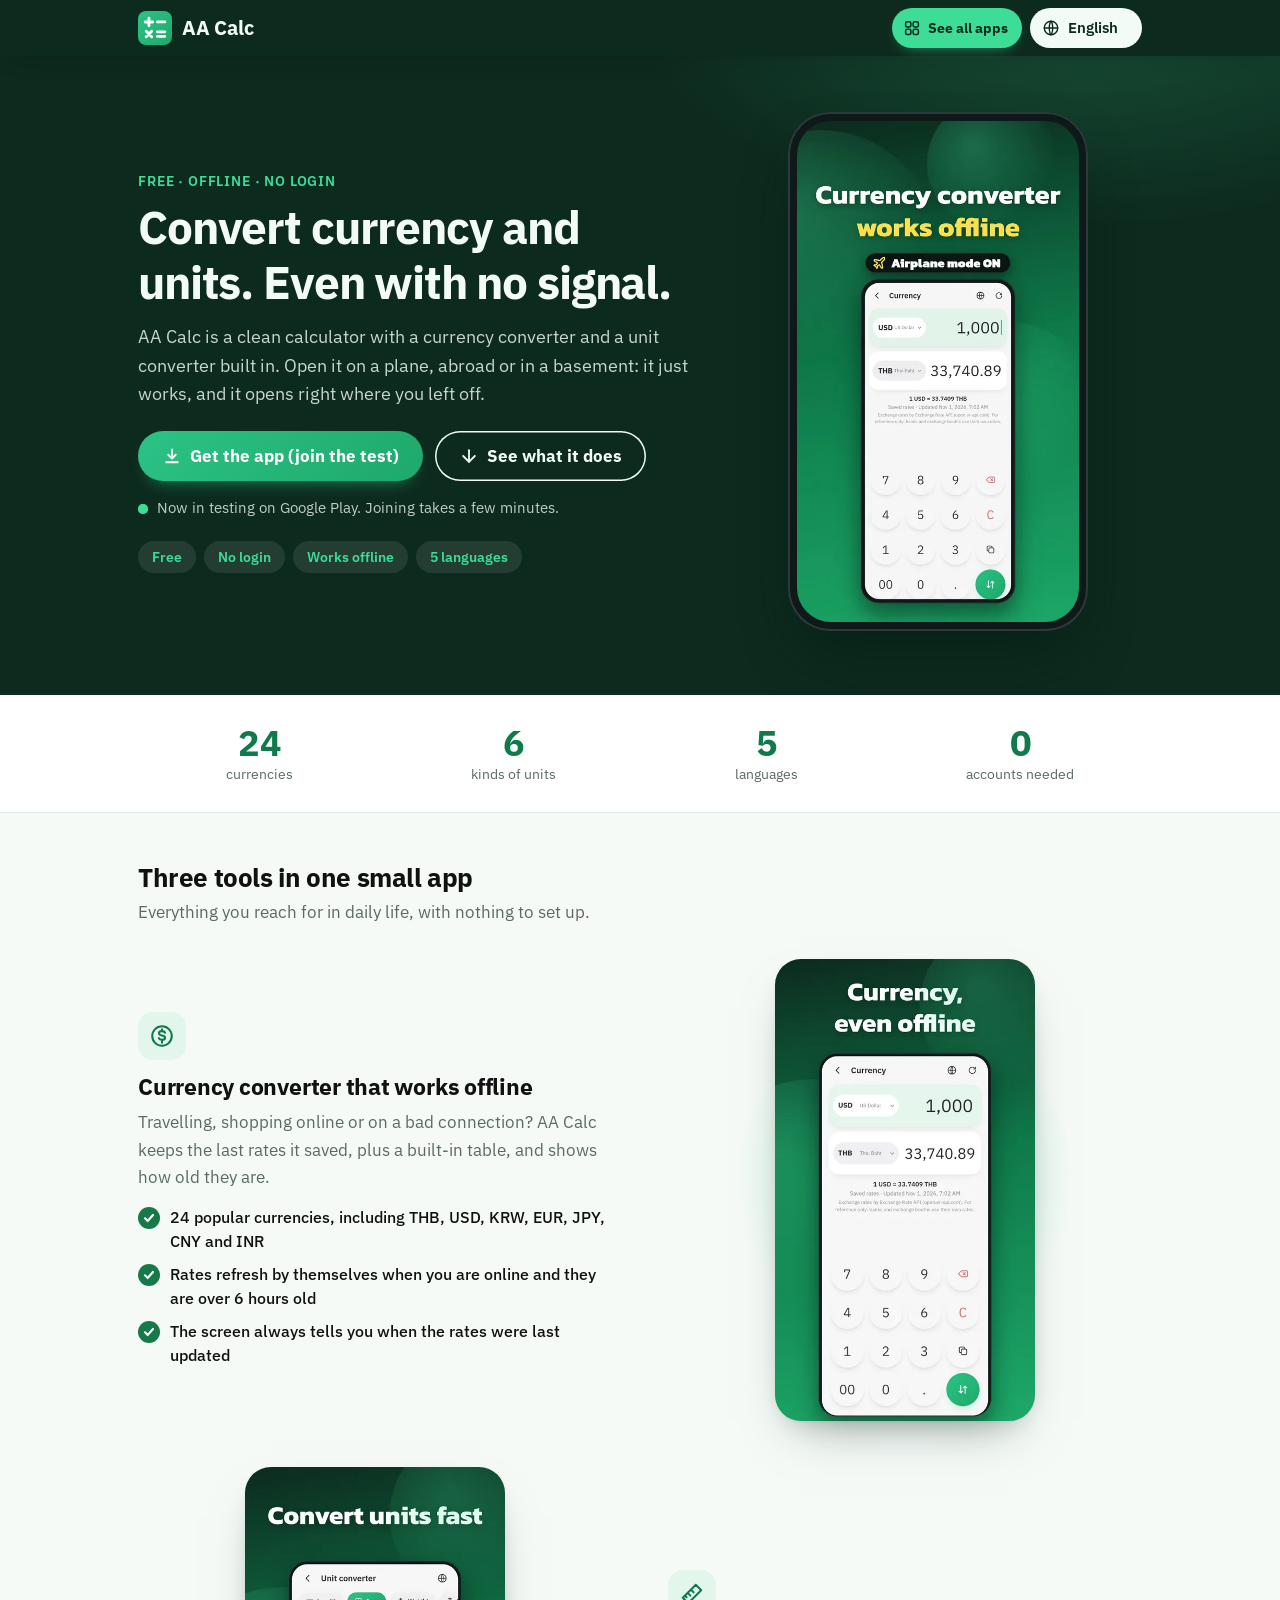
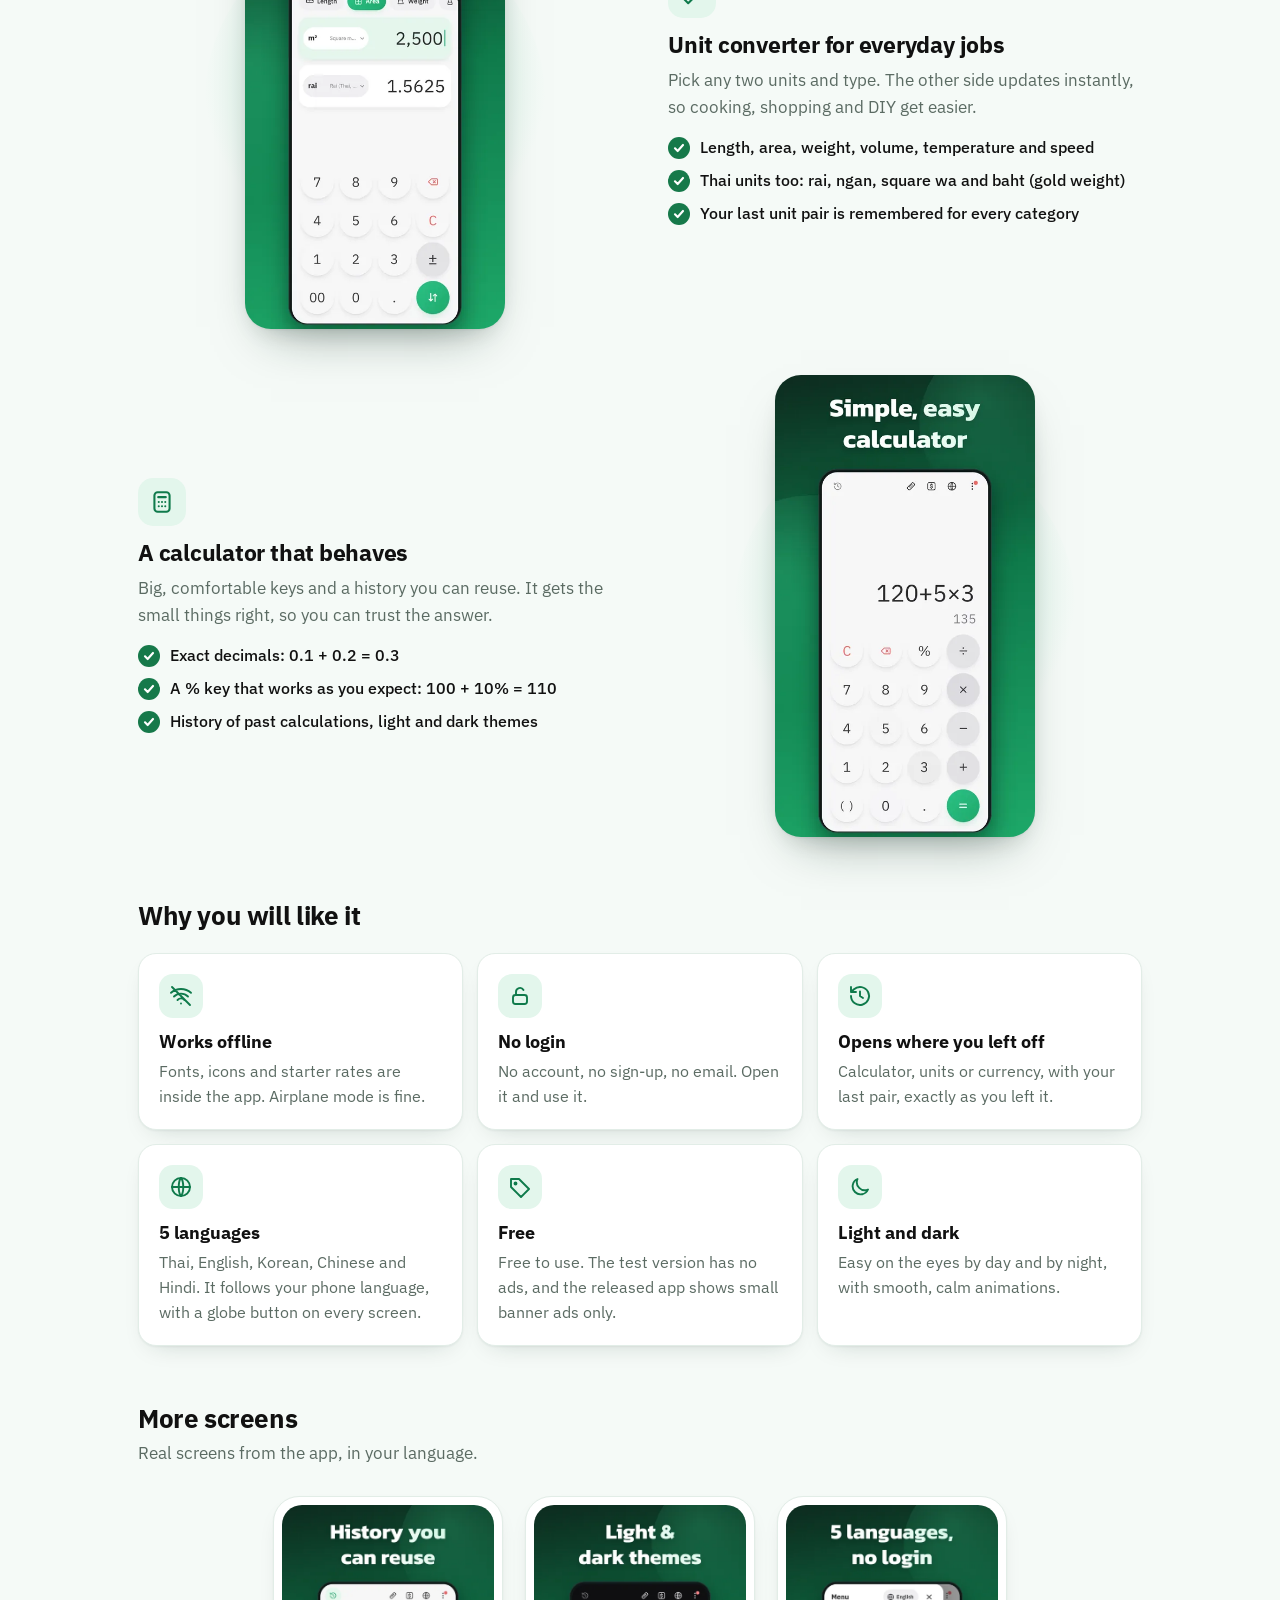
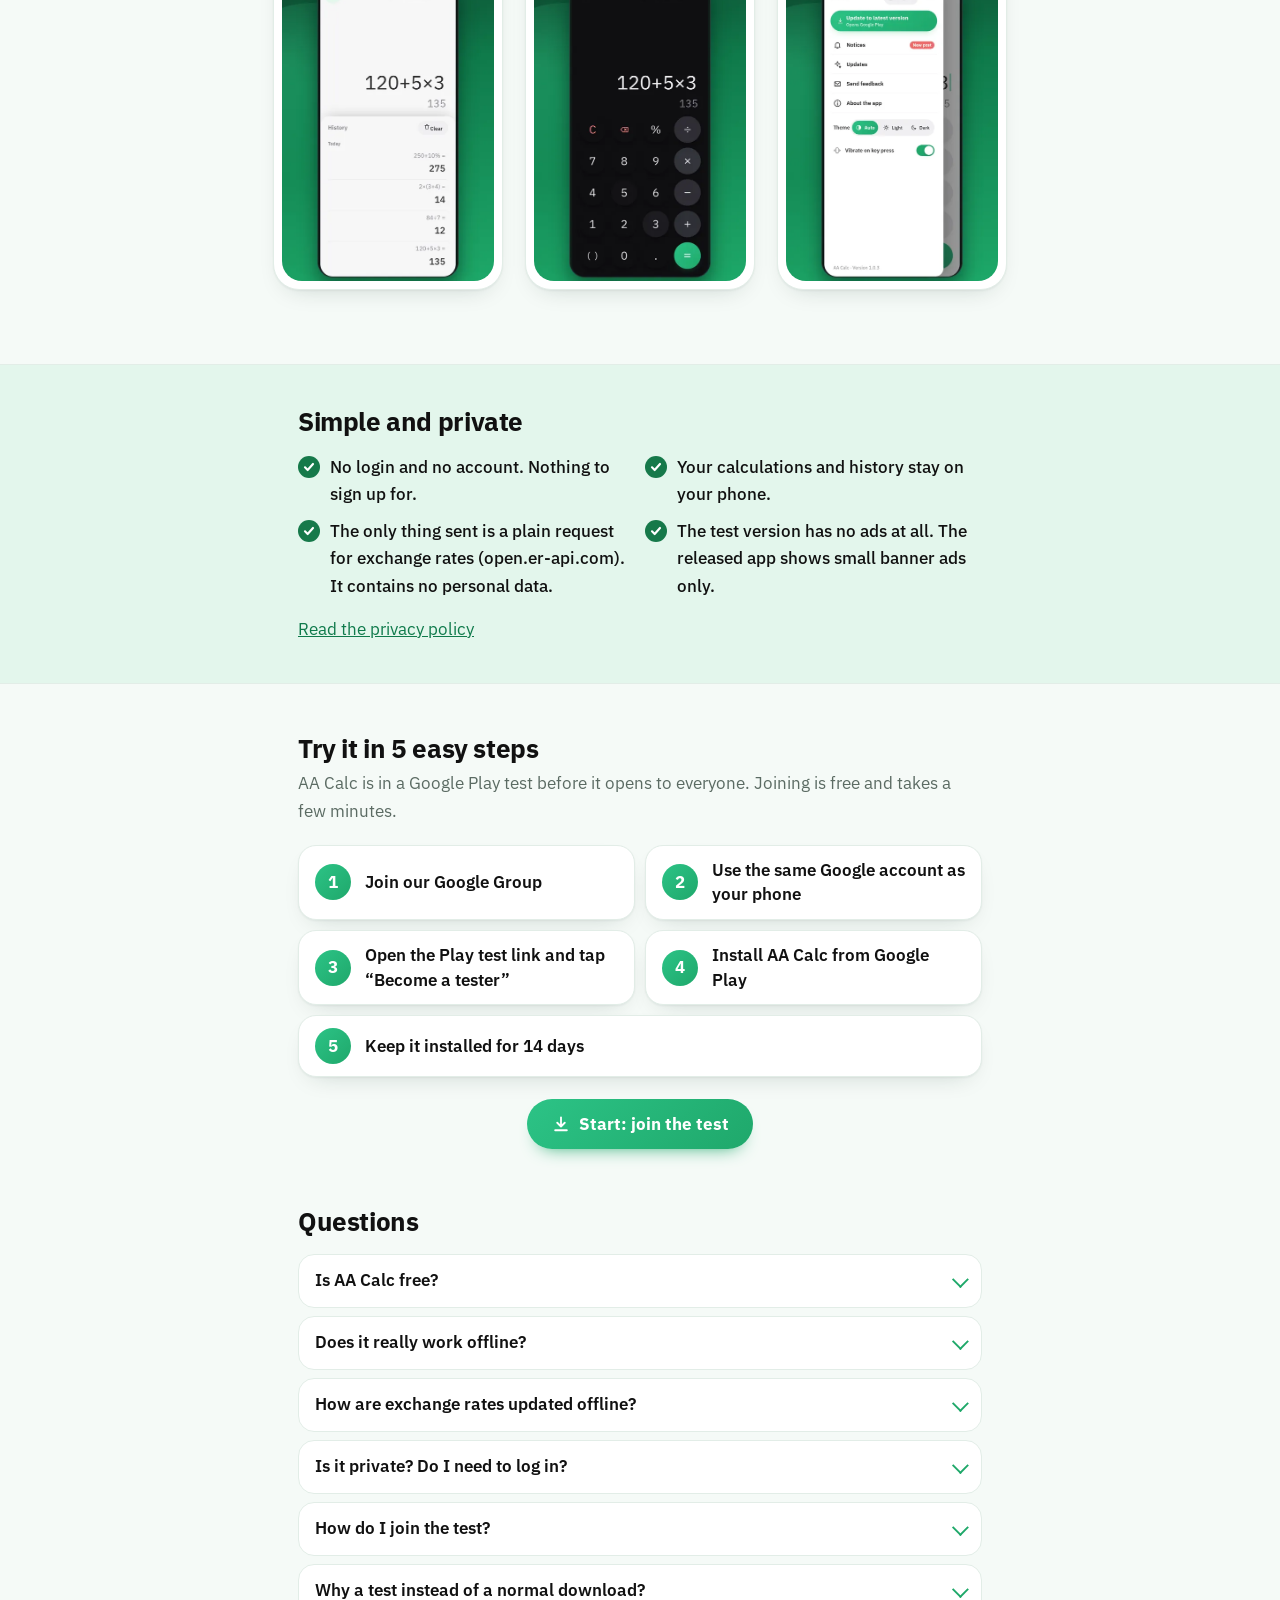
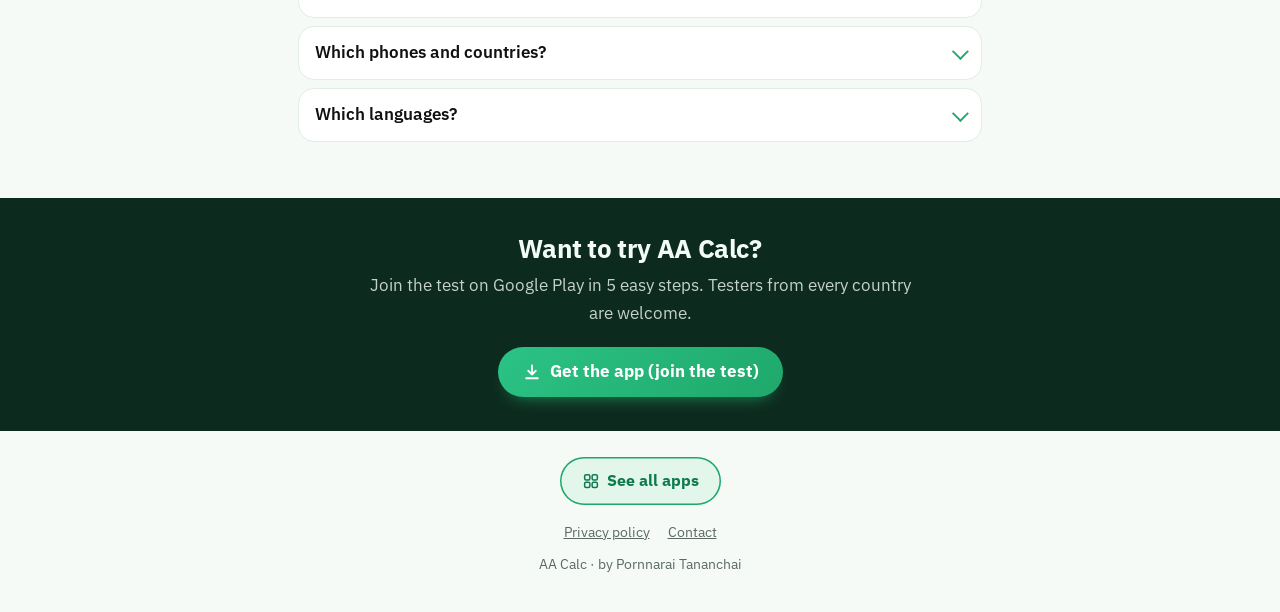
<file: docs/index.html>
<!doctype html>
<html lang="en" data-lang="en">
<head>
<meta charset="utf-8">
<meta name="viewport" content="width=device-width, initial-scale=1, viewport-fit=cover">
<title>AA Calc - Offline Currency, Unit Converter &amp; Calculator</title>
<meta name="description" content="AA Calc is a free calculator with a currency converter and a unit converter. It works fully offline, needs no login and speaks 5 languages. Join the Android test.">
<meta name="robots" content="index, follow">
<meta name="theme-color" content="#0d2a1e">
<meta name="color-scheme" content="light dark">
<link rel="canonical" href="https://motoraathailand.github.io/aacalc-site/">
<meta property="og:type" content="website"><meta property="og:site_name" content="AA Calc"><meta property="og:locale" content="en_US"><meta property="og:locale:alternate" content="th_TH"><meta property="og:locale:alternate" content="ko_KR"><meta property="og:locale:alternate" content="zh_CN"><meta property="og:locale:alternate" content="hi_IN">
<meta property="og:title" content="AA Calc - Offline Currency, Unit Converter &amp; Calculator"><meta property="og:description" content="AA Calc is a free calculator with a currency converter and a unit converter. It works fully offline, needs no login and speaks 5 languages. Join the Android test."><meta property="og:url" content="https://motoraathailand.github.io/aacalc-site/"><meta property="og:image" content="https://motoraathailand.github.io/aacalc-site/assets/img/og.jpg"><meta property="og:image:width" content="1200"><meta property="og:image:height" content="630"><meta property="og:image:alt" content="AA Calc: offline calculator with currency and unit converter">
<meta name="twitter:card" content="summary_large_image"><meta name="twitter:title" content="AA Calc - Offline Currency, Unit Converter &amp; Calculator"><meta name="twitter:description" content="AA Calc is a free calculator with a currency converter and a unit converter. It works fully offline, needs no login and speaks 5 languages. Join the Android test."><meta name="twitter:image" content="https://motoraathailand.github.io/aacalc-site/assets/img/og.jpg"><meta name="twitter:image:alt" content="AA Calc: offline calculator with currency and unit converter">
<link rel="alternate" hreflang="x-default" href="https://motoraathailand.github.io/aacalc-site/"><link rel="alternate" hreflang="th" href="https://motoraathailand.github.io/aacalc-site/?lang=th"><link rel="alternate" hreflang="en" href="https://motoraathailand.github.io/aacalc-site/?lang=en"><link rel="alternate" hreflang="ko" href="https://motoraathailand.github.io/aacalc-site/?lang=ko"><link rel="alternate" hreflang="zh-Hans" href="https://motoraathailand.github.io/aacalc-site/?lang=zh"><link rel="alternate" hreflang="hi" href="https://motoraathailand.github.io/aacalc-site/?lang=hi">
<link rel="icon" href="assets/icon.svg" type="image/svg+xml"><link rel="icon" href="assets/img/favicon-32.png" type="image/png" sizes="32x32"><link rel="icon" href="assets/img/icon-192.png" type="image/png" sizes="192x192"><link rel="apple-touch-icon" href="assets/img/apple-touch-icon.png">
<link rel="manifest" href="assets/site.webmanifest">
<script type="application/ld+json">{"@context":"https://schema.org","@type":"MobileApplication","name":"AA Calc","alternateName":"AA Calc - Offline Currency","applicationCategory":"UtilitiesApplication","operatingSystem":"Android 7.0+","inLanguage":["th","en","ko","zh","hi"],"description":"AA Calc is a free calculator with a currency converter and a unit converter. It works fully offline, needs no login and speaks 5 languages. Join the Android test.","url":"https://motoraathailand.github.io/aacalc-site/","image":"https://motoraathailand.github.io/aacalc-site/assets/img/og.jpg","offers":{"@type":"Offer","price":"0","priceCurrency":"USD"},"author":{"@type":"Person","name":"Pornnarai Tananchai"}}</script>
<script>/* language first: ?lang= > saved choice > browser language (th/en/ko/zh/hi by primary subtag) > English */
(function(){var L=['th','en','ko','zh','hi'],l='en',x=0,d=document.documentElement;try{var m=/[?&]lang=(\w\w)/.exec(location.search),s=localStorage.getItem('aacalc.site.lang'),a=navigator.languages&&navigator.languages.length?navigator.languages:[navigator.language],p='';if(m&&L.indexOf(m[1])>-1){l=m[1];x=1}else if(L.indexOf(s)>-1){l=s;x=1}else for(var i=0;i<a.length;i++){p=String(a[i]||'').toLowerCase().split(/[-_]/)[0];if(L.indexOf(p)>-1){l=p;break}}}catch(e){}window.__L=l;window.__LX=x;d.lang=l==='zh'?'zh-Hans':l;d.setAttribute('data-lang',l);if(l!=='en'){d.className+=' lw';setTimeout(function(){d.className=d.className.replace(/\blw\b/,'')},1500)}})();</script>
<link rel="stylesheet" href="assets/motion.css">
<link rel="stylesheet" href="assets/site.css">
</head>
<body data-page="index" data-lang-root>
<header class="hd"><div class="hd-in"><a class="logo" href="index.html" data-int aria-label="AA Calc"><svg viewBox="0 0 64 64" aria-hidden="true"><defs><linearGradient id="lg" x1="0" y1="0" x2="1" y2="1"><stop offset="0" stop-color="#2cc386"/><stop offset="1" stop-color="#1fa86b"/></linearGradient></defs><rect width="64" height="64" rx="15" fill="url(#lg)"/><g stroke="#fff" stroke-width="5.400" stroke-linecap="round" fill="none"><path d="M20.600 13.600v14M13.600 20.600h14M36.500 20.500h14M15.500 38.300l10.200 10.200M25.700 38.300L15.500 48.500M36.500 39.200h14M36.500 47.700h14"/></g></svg><span>AA Calc</span></a><div class="hd-r"><a class="apps apps-hd" data-press data-apps href="https://motoraathailand.github.io/th"><svg viewBox="0 0 24 24" aria-hidden="true"><rect x="3.5" y="3.5" width="7" height="7" rx="2"/><rect x="13.5" y="3.5" width="7" height="7" rx="2"/><rect x="3.5" y="13.5" width="7" height="7" rx="2"/><rect x="13.5" y="13.5" width="7" height="7" rx="2"/></svg><span data-t="allApps">See all apps</span></a><label class="lang"><svg viewBox="0 0 24 24" width="18" height="18" fill="none" stroke="currentColor" stroke-width="1.8" stroke-linecap="round" aria-hidden="true"><circle cx="12" cy="12" r="9"/><path d="M3 12h18M12 3c3 3.200 3 14.800 0 18M12 3c-3 3.200-3 14.800 0 18"/></svg><select id="lang" data-aria="langLabel" aria-label="Language"><option value="th">ไทย</option><option value="en" selected>English</option><option value="ko">한국어</option><option value="zh">简体中文</option><option value="hi">हिन्दी</option></select></label></div></div></header>
<main id="main">
<section class="hero"><div class="wrap hero-in">
  <div class="hero-copy" data-stagger="70">
    <p data-t="eyebrow" class="eyebrow">Free · Offline · No login</p>
    <h1 data-t="h1">Convert currency and units. Even with no signal.</h1>
    <p data-t="lead" class="lead">AA Calc is a clean calculator with a currency converter and a unit converter built in. Open it on a plane, abroad or in a basement: it just works, and it opens right where you left off.</p>
    <div class="cta"><a class="btn" data-press data-ripple data-int href="join.html"><svg viewBox="0 0 24 24" aria-hidden="true"><path d="M12 4v11M7.500 10.500L12 15l4.500-4.500M5 19.500h14"/></svg><span data-t="ctaJoin">Get the app (join the test)</span></a><a class="btn ghost" data-press data-ripple href="#features"><svg viewBox="0 0 24 24" aria-hidden="true"><path d="M12 5v14"/><path d="m19 12-7 7-7-7"/></svg><span data-t="ctaMore">See what it does</span></a></div>
    <p class="ctanote"><i class="dot" aria-hidden="true"></i><span data-t="ctaNote">Now in testing on Google Play. Joining takes a few minutes.</span></p>
    <ul class="chips"><li data-t="chip1">Free</li><li data-t="chip2">No login</li><li data-t="chip3">Works offline</li><li data-t="chip4">5 languages</li></ul>
  </div>
  <figure class="hero-media"><div class="phone"><video id="promo" class="promo" width="540" height="960" autoplay muted loop playsinline preload="metadata" aria-label="Short video: AA Calc converting units and currency with airplane mode on" data-aria="videoLabel"></video></div></figure>
  <script>/* the promo is chosen by the language the head script already picked (th, ko; everything else uses the English one), so only one video is ever requested */(function(){var v=document.getElementById('promo'),l=window.__L,k=l==='ko'||l==='th'?l:'en';if(v){v.setAttribute('poster','assets/img/poster-'+k+'.webp');v.src='assets/video/promo-'+k+'.mp4'}})();</script><noscript><style>.promo{display:none}.phone::after{content:"";display:block;aspect-ratio:9/16;border-radius:29px;background:url(assets/img/poster-en.webp) center/cover}</style></noscript>
</div></section>
<section class="stats" aria-label="AA Calc"><div class="wrap"><ul class="stat-row"><li data-reveal style="--i:0"><b data-count="24">24</b><span data-t="stat1">currencies</span></li><li data-reveal style="--i:1"><b data-count="6">6</b><span data-t="stat2">kinds of units</span></li><li data-reveal style="--i:2"><b data-count="5">5</b><span data-t="stat3">languages</span></li><li data-reveal style="--i:3"><b data-count="0">0</b><span data-t="stat4">accounts needed</span></li></ul></div></section>
<section class="s" id="features"><div class="wrap">
  <h2 data-t="featH">Three tools in one small app</h2><p data-t="featD" class="sub">Everything you reach for in daily life, with nothing to set up.</p>
  <div class="shows"><article class="show">
    <div class="show-txt" data-reveal><div class="ic"><svg viewBox="0 0 24 24" aria-hidden="true"><circle cx="12" cy="12" r="9"/><path d="M14.800 9c-.4-1-1.400-1.500-2.800-1.500-1.700 0-2.800.8-2.800 2s1 1.700 2.800 2 2.800.8 2.800 2-1.100 2-2.800 2c-1.500 0-2.500-.6-2.900-1.600M12 5.800v1.700M12 16.500v1.700"/></svg></div><h3 data-t="curT">Currency converter that works offline</h3><p data-t="curD">Travelling, shopping online or on a bad connection? AA Calc keeps the last rates it saved, plus a built-in table, and shows how old they are.</p><ul class="ticks"><li data-t="cur1">24 popular currencies, including THB, USD, KRW, EUR, JPY, CNY and INR</li><li data-t="cur2">Rates refresh by themselves when you are online and they are over 6 hours old</li><li data-t="cur3">The screen always tells you when the rates were last updated</li></ul></div>
    <figure class="show-img" data-reveal style="--i:2"><div class="glow" aria-hidden="true"></div><img data-shot="3" src="assets/img/play/en-3.webp" width="480" height="853" loading="lazy" decoding="async" alt="The AA Calc currency converter" data-alt="alt3"></figure>
  </article><article class="show rev">
    <div class="show-txt" data-reveal><div class="ic"><svg viewBox="0 0 24 24" aria-hidden="true"><path d="M3.500 15.500l12-12 5 5-12 12zM8 11l2.500 2.500M11 8l2.500 2.500M5.500 13.500L7 15"/></svg></div><h3 data-t="unitT">Unit converter for everyday jobs</h3><p data-t="unitD">Pick any two units and type. The other side updates instantly, so cooking, shopping and DIY get easier.</p><ul class="ticks"><li data-t="unit1">Length, area, weight, volume, temperature and speed</li><li data-t="unit2">Thai units too: rai, ngan, square wa and baht (gold weight)</li><li data-t="unit3">Your last unit pair is remembered for every category</li></ul></div>
    <figure class="show-img" data-reveal style="--i:2"><div class="glow" aria-hidden="true"></div><img data-shot="2" src="assets/img/play/en-2.webp" width="480" height="853" loading="lazy" decoding="async" alt="The AA Calc unit converter" data-alt="alt2"></figure>
  </article><article class="show">
    <div class="show-txt" data-reveal><div class="ic"><svg viewBox="0 0 24 24" aria-hidden="true"><rect x="5" y="3" width="14" height="18" rx="3"/><path d="M8.500 7.500h7M9 12h.01M12 12h.01M15 12h.01M9 16h.01M12 16h.01M15 16h.01"/></svg></div><h3 data-t="calcT">A calculator that behaves</h3><p data-t="calcD">Big, comfortable keys and a history you can reuse. It gets the small things right, so you can trust the answer.</p><ul class="ticks"><li data-t="calc1">Exact decimals: 0.1 + 0.2 = 0.3</li><li data-t="calc2">A % key that works as you expect: 100 + 10% = 110</li><li data-t="calc3">History of past calculations, light and dark themes</li></ul></div>
    <figure class="show-img" data-reveal style="--i:2"><div class="glow" aria-hidden="true"></div><img data-shot="1" src="assets/img/play/en-1.webp" width="480" height="853" loading="lazy" decoding="async" alt="The AA Calc calculator" data-alt="alt1"></figure>
  </article></div>
</div></section>
<section class="s"><div class="wrap">
  <h2 data-t="perksH">Why you will like it</h2>
  <ul class="grid"><li class="card" data-reveal style="--i:0"><div class="ic"><svg viewBox="0 0 24 24" aria-hidden="true"><path d="M2 8.800a15 15 0 0 1 20 0M5 12.500a10 10 0 0 1 14 0M8.500 16a5 5 0 0 1 7 0M12 19.500h.01M3 3l18 18"/></svg></div><h3 data-t="pk1t">Works offline</h3><p data-t="pk1d">Fonts, icons and starter rates are inside the app. Airplane mode is fine.</p></li><li class="card" data-reveal style="--i:1"><div class="ic"><svg viewBox="0 0 24 24" aria-hidden="true"><rect x="5" y="11" width="14" height="9" rx="2.500"/><path d="M8 11V8a4 4 0 0 1 7.500-2"/></svg></div><h3 data-t="pk2t">No login</h3><p data-t="pk2d">No account, no sign-up, no email. Open it and use it.</p></li><li class="card" data-reveal style="--i:2"><div class="ic"><svg viewBox="0 0 24 24" aria-hidden="true"><path d="M3 12a9 9 0 1 0 3-6.700L3 8M3 3v5h5M12 7.500V12l3 2"/></svg></div><h3 data-t="pk3t">Opens where you left off</h3><p data-t="pk3d">Calculator, units or currency, with your last pair, exactly as you left it.</p></li><li class="card" data-reveal style="--i:0"><div class="ic"><svg viewBox="0 0 24 24" aria-hidden="true"><circle cx="12" cy="12" r="9"/><path d="M3 12h18M12 3c3 3.200 3 14.800 0 18M12 3c-3 3.200-3 14.800 0 18"/></svg></div><h3 data-t="pk4t">5 languages</h3><p data-t="pk4d">Thai, English, Korean, Chinese and Hindi. It follows your phone language, with a globe button on every screen.</p></li><li class="card" data-reveal style="--i:1"><div class="ic"><svg viewBox="0 0 24 24" aria-hidden="true"><path d="M3 12V4h8l10 10-8 8z"/><circle cx="7.500" cy="8.500" r="1"/></svg></div><h3 data-t="pk5t">Free</h3><p data-t="pk5d">Free to use. The test version has no ads, and the released app shows small banner ads only.</p></li><li class="card" data-reveal style="--i:2"><div class="ic"><svg viewBox="0 0 24 24" aria-hidden="true"><path d="M20 14.500A8 8 0 0 1 9.500 4a8 8 0 1 0 10.500 10.500z"/></svg></div><h3 data-t="pk6t">Light and dark</h3><p data-t="pk6d">Easy on the eyes by day and by night, with smooth, calm animations.</p></li></ul>
</div></section>
<section class="s"><div class="wrap">
  <h2 data-t="shotsH">More screens</h2><p data-t="shotsD" class="sub">Real screens from the app, in your language.</p>
  <div class="shots"><figure data-reveal style="--i:0"><img data-shot="4" src="assets/img/play/en-4.webp" width="480" height="853" loading="lazy" decoding="async" alt="The AA Calc calculation history" data-alt="alt4"></figure><figure data-reveal style="--i:1"><img data-shot="5" src="assets/img/play/en-5.webp" width="480" height="853" loading="lazy" decoding="async" alt="The AA Calc calculator in dark mode" data-alt="alt5"></figure><figure data-reveal style="--i:2"><img data-shot="6" src="assets/img/play/en-6.webp" width="480" height="853" loading="lazy" decoding="async" alt="The AA Calc menu with the language and theme options" data-alt="alt6"></figure></div>
</div></section>
<section class="band"><div class="wrap narrow">
  <h2 data-t="trustH">Simple and private</h2>
  <ul class="trust"><li data-t="trust1">No login and no account. Nothing to sign up for.</li><li data-t="trust2">Your calculations and history stay on your phone.</li><li data-t="trust3">The only thing sent is a plain request for exchange rates (open.er-api.com). It contains no personal data.</li><li data-t="trust4">The test version has no ads at all. The released app shows small banner ads only.</li></ul>
  <p style="margin-top:16px"><a href="privacy.html" data-int data-t="trustLink">Read the privacy policy</a></p>
</div></section>
<section class="s" id="how"><div class="wrap narrow">
  <h2 data-t="howH">Try it in 5 easy steps</h2><p data-t="howD" class="sub">AA Calc is in a Google Play test before it opens to everyone. Joining is free and takes a few minutes.</p>
  <ol class="how"><li data-reveal style="--i:1"><span class="n" aria-hidden="true">1</span><span data-t="hw1" class="t">Join our Google Group</span></li><li data-reveal style="--i:2"><span class="n" aria-hidden="true">2</span><span data-t="hw2" class="t">Use the same Google account as your phone</span></li><li data-reveal style="--i:3"><span class="n" aria-hidden="true">3</span><span data-t="hw3" class="t">Open the Play test link and tap “Become a tester”</span></li><li data-reveal style="--i:0"><span class="n" aria-hidden="true">4</span><span data-t="hw4" class="t">Install AA Calc from Google Play</span></li><li data-reveal style="--i:1"><span class="n" aria-hidden="true">5</span><span data-t="hw5" class="t">Keep it installed for 14 days</span></li></ol>
  <div class="center"><a class="btn" data-press data-ripple data-int href="join.html"><svg viewBox="0 0 24 24" aria-hidden="true"><path d="M12 4v11M7.500 10.500L12 15l4.500-4.500M5 19.500h14"/></svg><span data-t="howB">Start: join the test</span></a></div>
</div></section>
<section class="s" id="faq"><div class="wrap narrow">
  <h2 data-t="faqH">Questions</h2>
  <div class="faqs"><details><summary data-t="fq1">Is AA Calc free?</summary><p data-t="fa1">Yes. The app is free. The test version has no ads at all, and the version released to everyone shows small banner ads only (never on the calculator keypad).</p></details><details><summary data-t="fq2">Does it really work offline?</summary><p data-t="fa2">Yes. The calculator, the unit converter and the currency converter all work with no connection. Fonts, icons and a starter table of exchange rates are inside the app.</p></details><details><summary data-t="fq3">How are exchange rates updated offline?</summary><p data-t="fa3">They are not, and the app tells you so. Offline, it uses the last rates it saved and shows their date, or its built-in starter table if it has never been online. When you are online and the saved rates are older than 6 hours, it downloads fresh ones by itself. Rates are for reference only: banks and exchange booths use their own.</p></details><details><summary data-t="fq4">Is it private? Do I need to log in?</summary><p data-t="fa4">There is no login and no account. Your calculations and history stay on your phone. The only thing the app sends is a plain request for exchange rates (open.er-api.com) with no personal data, and it has no analytics or tracking tools. See the privacy policy for details.</p></details><details><summary data-t="fq5">How do I join the test?</summary><p data-t="fa5">Tap “Get the app” and follow the 5 steps on the join page: join the Google Group, use the same Google account as your phone, open the Play test link, install from Google Play, then keep the app for 14 days.</p></details><details><summary data-t="fq6">Why a test instead of a normal download?</summary><p data-t="fa6">AA Calc is in a Google Play closed test before it opens to everyone. Google asks for at least 12 testers to stay opted in for 14 days. Testers help us check the app on many phones, and the app will be on Google Play for everyone after that.</p></details><details><summary data-t="fq7">Which phones and countries?</summary><p data-t="fa7">Android phones and tablets with Android 7 or newer and Google Play, in every country.</p></details><details><summary data-t="fq8">Which languages?</summary><p data-t="fa8">Thai, English, Korean, Chinese and Hindi. AA Calc follows your phone language and falls back to English. The globe button is on every screen.</p></details></div>
</div></section>
<section class="joincta"><div class="wrap">
  <h2 data-t="joinH">Want to try AA Calc?</h2><p data-t="joinD">Join the test on Google Play in 5 easy steps. Testers from every country are welcome.</p>
  <a class="btn" data-press data-ripple data-int href="join.html"><svg viewBox="0 0 24 24" aria-hidden="true"><path d="M12 4v11M7.500 10.500L12 15l4.500-4.500M5 19.500h14"/></svg><span data-t="joinB">Get the app (join the test)</span></a>
</div></section>
</main>
<footer class="ft"><div class="wrap"><a class="apps apps-ft" data-press data-apps href="https://motoraathailand.github.io/th"><svg viewBox="0 0 24 24" aria-hidden="true"><rect x="3.5" y="3.5" width="7" height="7" rx="2"/><rect x="13.5" y="3.5" width="7" height="7" rx="2"/><rect x="3.5" y="13.5" width="7" height="7" rx="2"/><rect x="13.5" y="13.5" width="7" height="7" rx="2"/></svg><span data-t="allApps">See all apps</span></a><div class="links"><a href="privacy.html" data-int data-t="privacy">Privacy policy</a><a href="mailto:motoraathailand@gmail.com" data-t="contact">Contact</a></div><p data-t="made">AA Calc · by Pornnarai Tananchai</p></div></footer>
<script src="assets/strings.js"></script>
<script src="assets/motion.js"></script>
<script src="assets/site.js"></script>
</body>
</html>
</file>
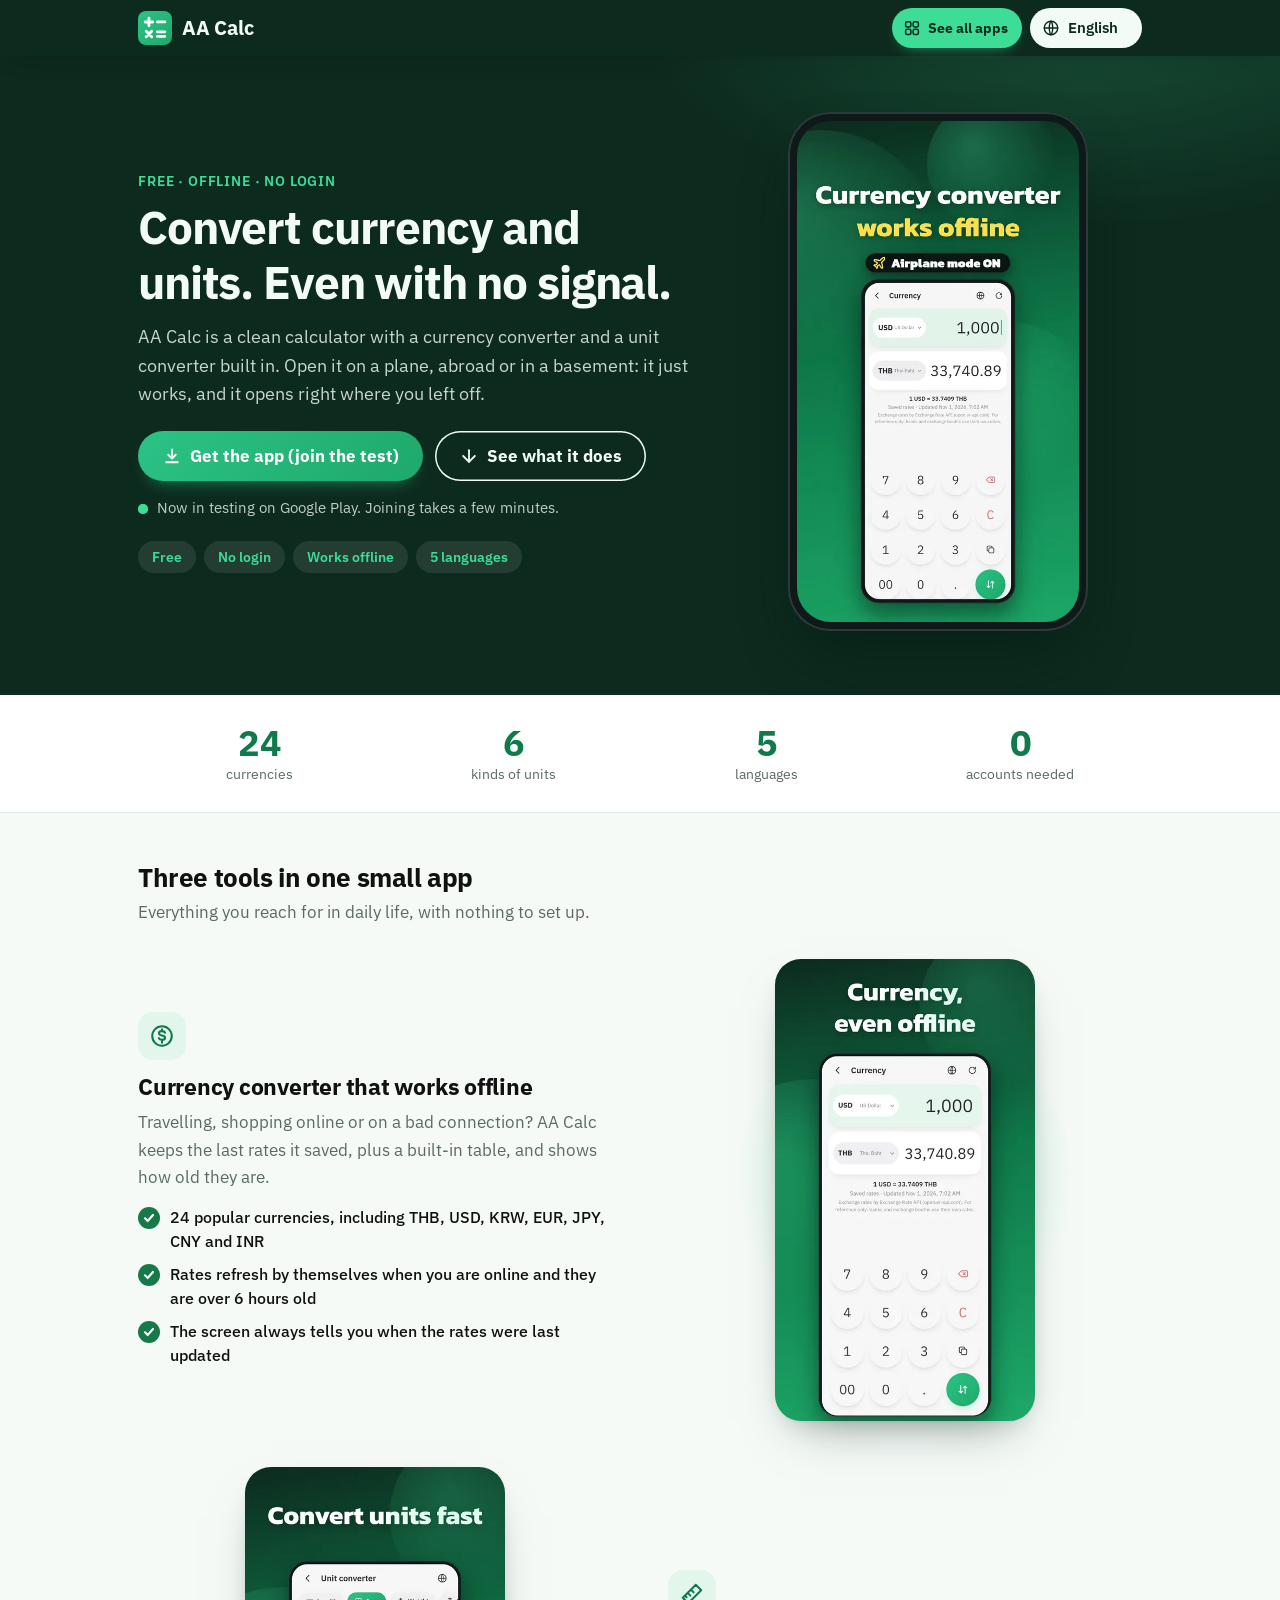
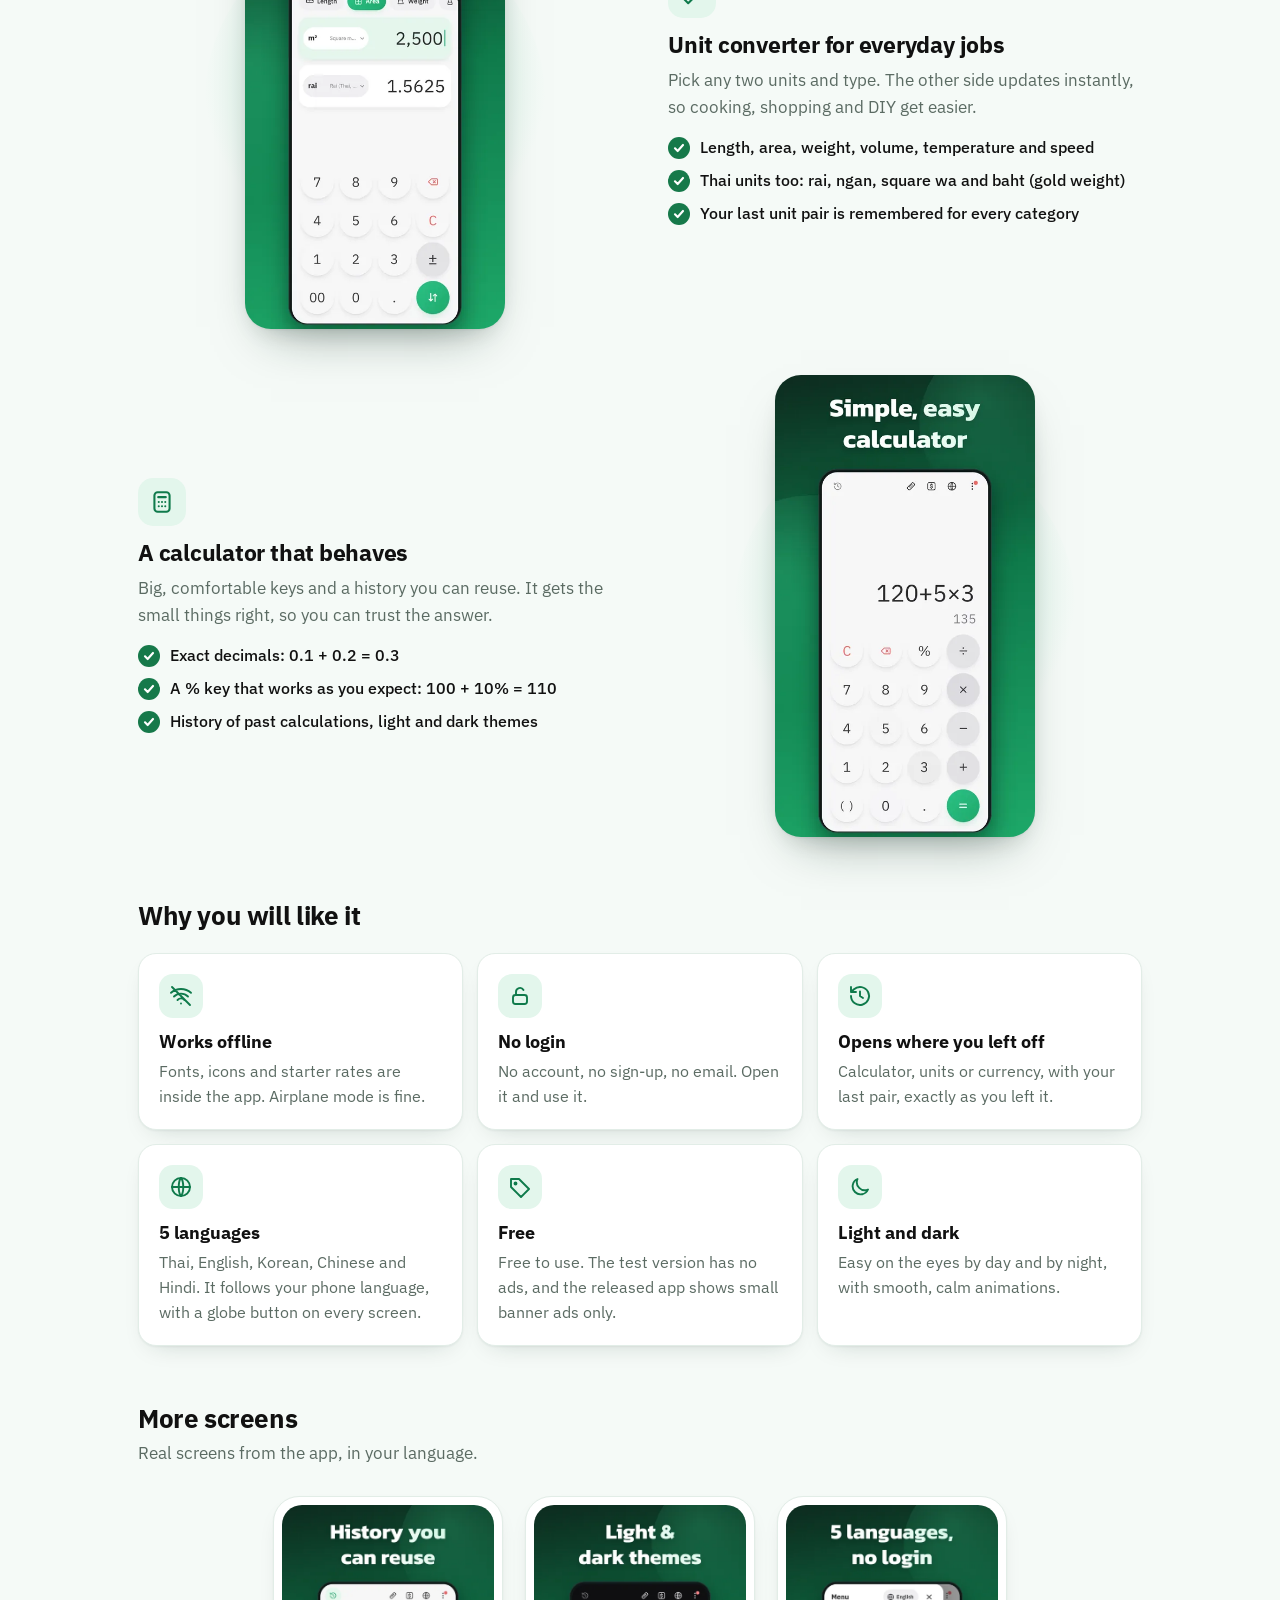
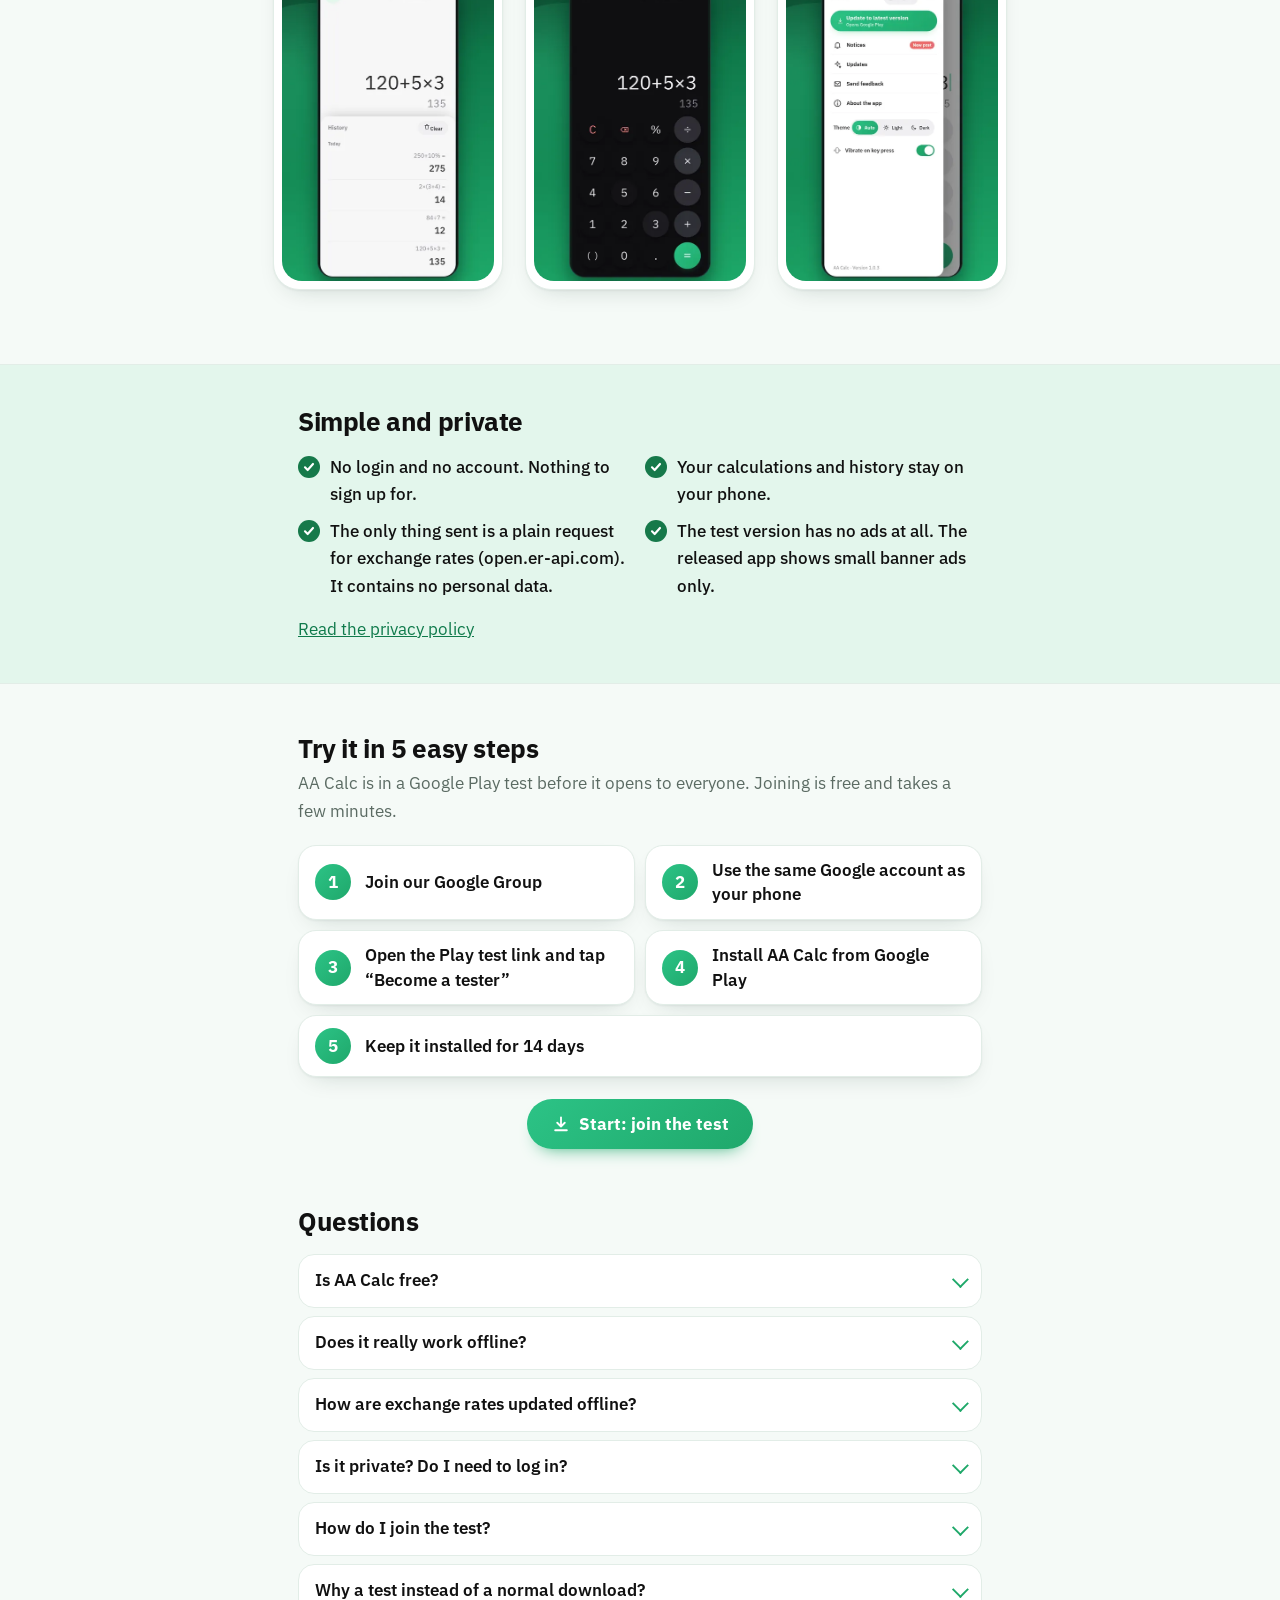
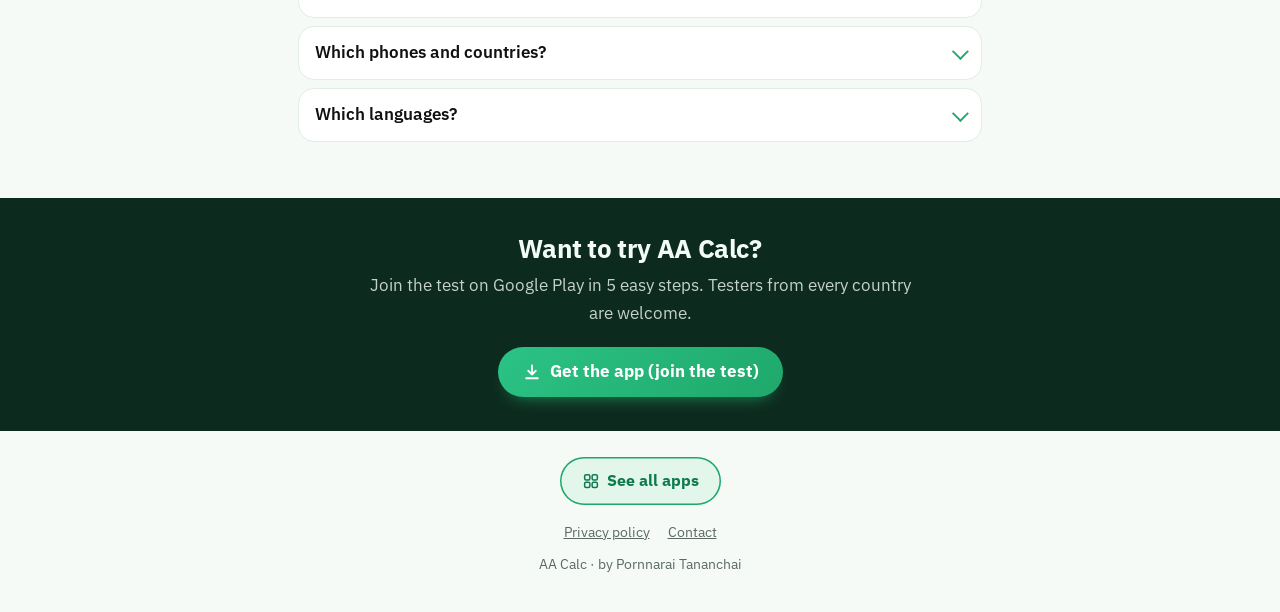
<file: docs/about/index.html>
<!doctype html><html lang="en"><head><meta charset="utf-8"><title>AA Calc</title><meta name="robots" content="noindex"><link rel="canonical" href="https://motoraathailand.github.io/aacalc-site/"><meta http-equiv="refresh" content="0; url=../"><script>location.replace('../'+location.search+location.hash)</script></head><body><p><a href="../">AA Calc</a></p></body></html>
</file>
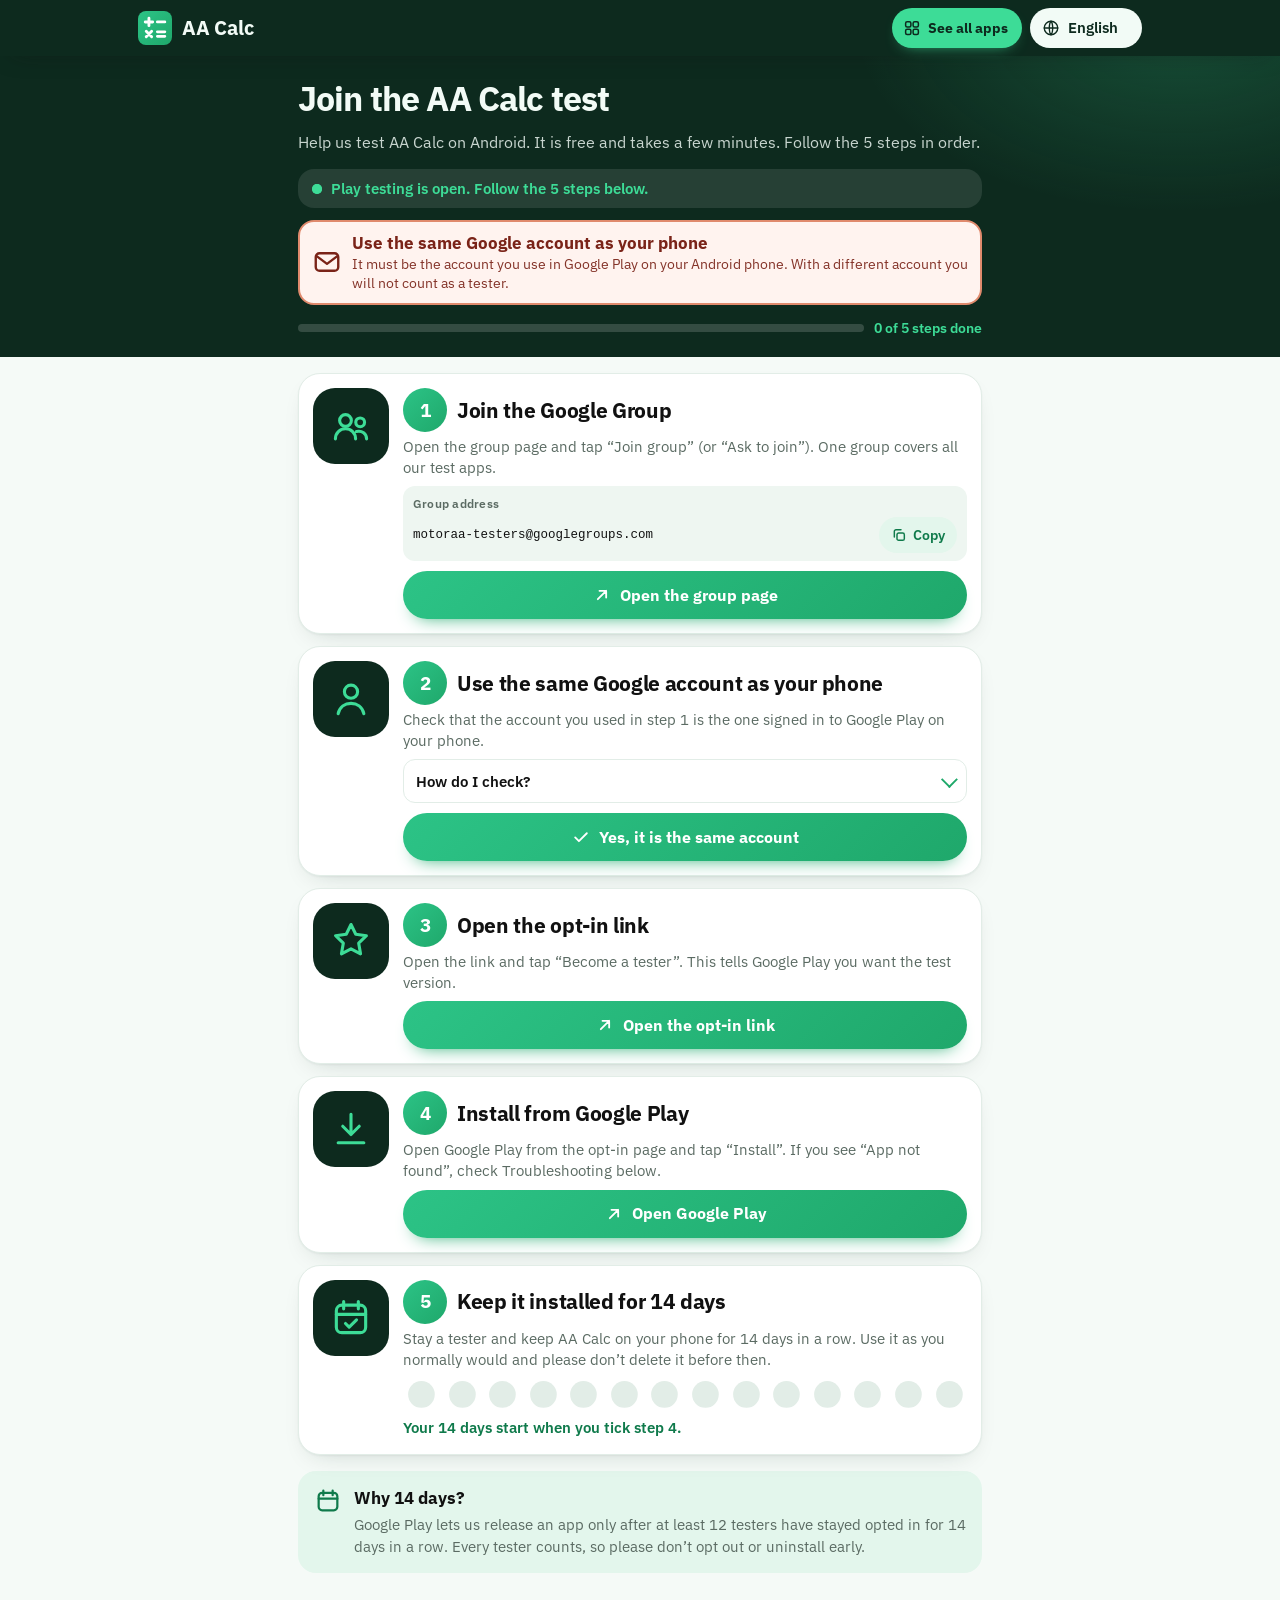
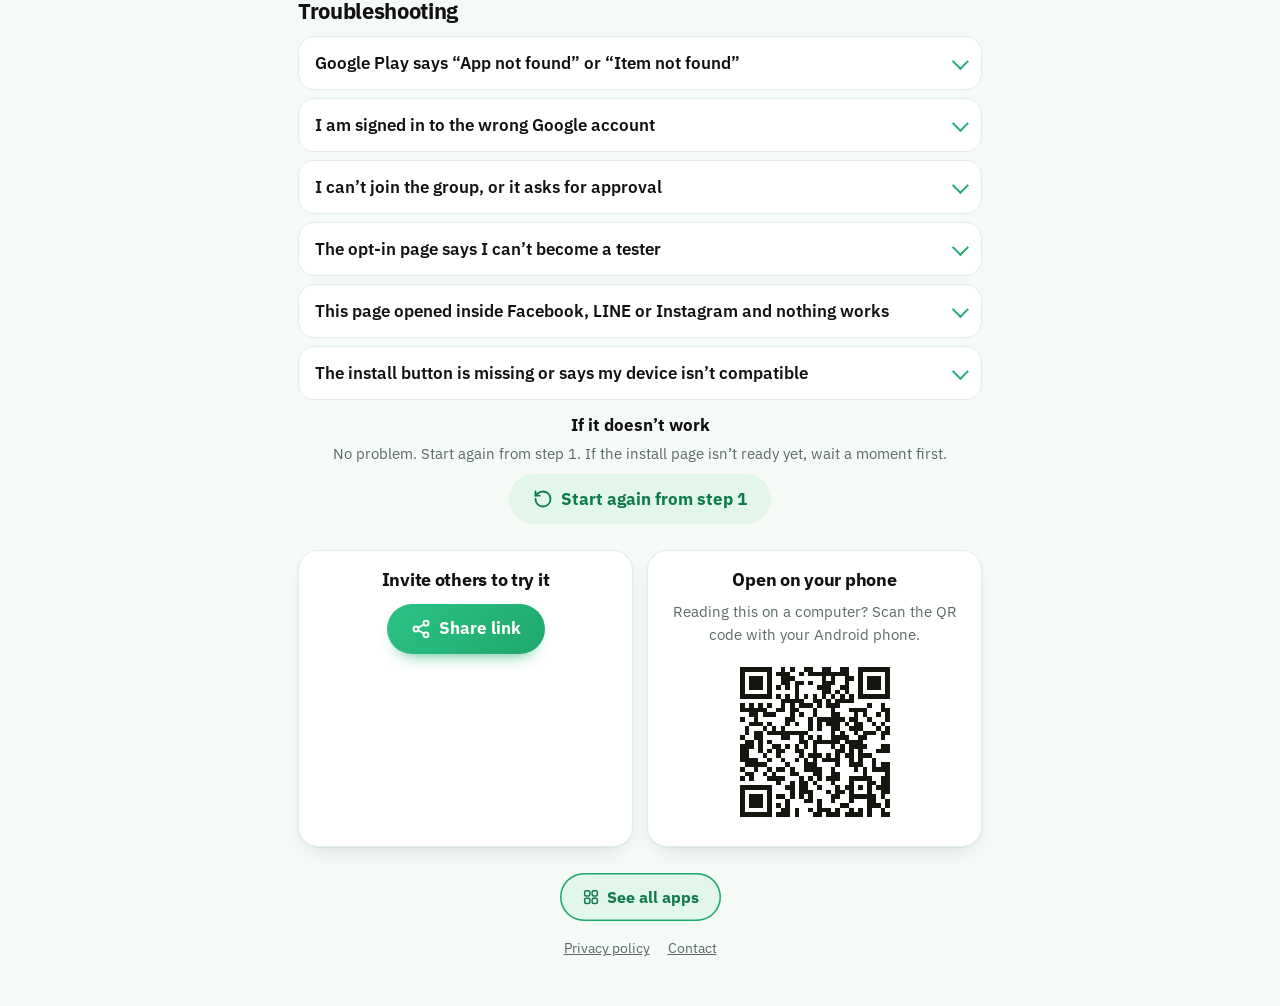
<file: docs/join.html>
<!doctype html>
<html lang="en" data-lang="en">
<head>
<meta charset="utf-8">
<meta name="viewport" content="width=device-width, initial-scale=1, viewport-fit=cover">
<title>Join the AA Calc Android test in 5 easy steps</title>
<meta name="description" content="Help test AA Calc, a free offline calculator with a currency and unit converter. Join the Google Group, use the same Google account as your phone, become a tester, install from Google Play and keep it for 14 days.">
<meta name="robots" content="index, follow">
<meta name="theme-color" content="#0d2a1e">
<meta name="color-scheme" content="light dark">
<link rel="canonical" href="https://motoraathailand.github.io/aacalc-site/join.html">
<meta property="og:type" content="website"><meta property="og:site_name" content="AA Calc"><meta property="og:locale" content="en_US"><meta property="og:locale:alternate" content="th_TH"><meta property="og:locale:alternate" content="ko_KR"><meta property="og:locale:alternate" content="zh_CN"><meta property="og:locale:alternate" content="hi_IN">
<meta property="og:title" content="Join the AA Calc Android test in 5 easy steps"><meta property="og:description" content="Help test AA Calc, a free offline calculator with a currency and unit converter. Join the Google Group, use the same Google account as your phone, become a tester, install from Google Play and keep it for 14 days."><meta property="og:url" content="https://motoraathailand.github.io/aacalc-site/join.html"><meta property="og:image" content="https://motoraathailand.github.io/aacalc-site/assets/img/og.jpg"><meta property="og:image:width" content="1200"><meta property="og:image:height" content="630"><meta property="og:image:alt" content="AA Calc: offline calculator with currency and unit converter">
<meta name="twitter:card" content="summary_large_image"><meta name="twitter:title" content="Join the AA Calc Android test in 5 easy steps"><meta name="twitter:description" content="Help test AA Calc, a free offline calculator with a currency and unit converter. Join the Google Group, use the same Google account as your phone, become a tester, install from Google Play and keep it for 14 days."><meta name="twitter:image" content="https://motoraathailand.github.io/aacalc-site/assets/img/og.jpg"><meta name="twitter:image:alt" content="AA Calc: offline calculator with currency and unit converter">
<link rel="alternate" hreflang="x-default" href="https://motoraathailand.github.io/aacalc-site/join.html"><link rel="alternate" hreflang="th" href="https://motoraathailand.github.io/aacalc-site/join.html?lang=th"><link rel="alternate" hreflang="en" href="https://motoraathailand.github.io/aacalc-site/join.html?lang=en"><link rel="alternate" hreflang="ko" href="https://motoraathailand.github.io/aacalc-site/join.html?lang=ko"><link rel="alternate" hreflang="zh-Hans" href="https://motoraathailand.github.io/aacalc-site/join.html?lang=zh"><link rel="alternate" hreflang="hi" href="https://motoraathailand.github.io/aacalc-site/join.html?lang=hi">
<link rel="icon" href="assets/icon.svg" type="image/svg+xml"><link rel="icon" href="assets/img/favicon-32.png" type="image/png" sizes="32x32"><link rel="icon" href="assets/img/icon-192.png" type="image/png" sizes="192x192"><link rel="apple-touch-icon" href="assets/img/apple-touch-icon.png">
<link rel="manifest" href="assets/site.webmanifest">

<script>/* language first: ?lang= > saved choice > browser language (th/en/ko/zh/hi by primary subtag) > English */
(function(){var L=['th','en','ko','zh','hi'],l='en',x=0,d=document.documentElement;try{var m=/[?&]lang=(\w\w)/.exec(location.search),s=localStorage.getItem('aacalc.site.lang'),a=navigator.languages&&navigator.languages.length?navigator.languages:[navigator.language],p='';if(m&&L.indexOf(m[1])>-1){l=m[1];x=1}else if(L.indexOf(s)>-1){l=s;x=1}else for(var i=0;i<a.length;i++){p=String(a[i]||'').toLowerCase().split(/[-_]/)[0];if(L.indexOf(p)>-1){l=p;break}}}catch(e){}window.__L=l;window.__LX=x;d.lang=l==='zh'?'zh-Hans':l;d.setAttribute('data-lang',l);if(l!=='en'){d.className+=' lw';setTimeout(function(){d.className=d.className.replace(/\blw\b/,'')},1500)}})();</script>
<link rel="stylesheet" href="assets/motion.css">
<link rel="stylesheet" href="assets/site.css">
</head>
<body data-page="join" data-lang-root>
<header class="hd"><div class="hd-in"><a class="logo" href="index.html" data-int aria-label="AA Calc"><svg viewBox="0 0 64 64" aria-hidden="true"><defs><linearGradient id="lg" x1="0" y1="0" x2="1" y2="1"><stop offset="0" stop-color="#2cc386"/><stop offset="1" stop-color="#1fa86b"/></linearGradient></defs><rect width="64" height="64" rx="15" fill="url(#lg)"/><g stroke="#fff" stroke-width="5.400" stroke-linecap="round" fill="none"><path d="M20.600 13.600v14M13.600 20.600h14M36.500 20.500h14M15.500 38.300l10.200 10.200M25.700 38.300L15.500 48.500M36.500 39.200h14M36.500 47.700h14"/></g></svg><span>AA Calc</span></a><div class="hd-r"><a class="apps apps-hd" data-press data-apps href="https://motoraathailand.github.io/th"><svg viewBox="0 0 24 24" aria-hidden="true"><rect x="3.5" y="3.5" width="7" height="7" rx="2"/><rect x="13.5" y="3.5" width="7" height="7" rx="2"/><rect x="3.5" y="13.5" width="7" height="7" rx="2"/><rect x="13.5" y="13.5" width="7" height="7" rx="2"/></svg><span data-t="allApps">See all apps</span></a><label class="lang"><svg viewBox="0 0 24 24" width="18" height="18" fill="none" stroke="currentColor" stroke-width="1.8" stroke-linecap="round" aria-hidden="true"><circle cx="12" cy="12" r="9"/><path d="M3 12h18M12 3c3 3.200 3 14.800 0 18M12 3c-3 3.200-3 14.800 0 18"/></svg><select id="lang" data-aria="langLabel" aria-label="Language"><option value="th">ไทย</option><option value="en" selected>English</option><option value="ko">한국어</option><option value="zh">简体中文</option><option value="hi">हिन्दी</option></select></label></div></div></header>
<main id="main">
<section class="jhero"><div class="wrap narrow" data-stagger="60">
  <h1 data-t="h1">Join the AA Calc test</h1>
  <p data-t="sub" class="sub">Help us test AA Calc on Android. It is free and takes a few minutes. Follow the 5 steps in order.</p>
  <p class="status on" id="status" role="status"><i class="dot" aria-hidden="true"></i><span data-t="stLive">Play testing is open. Follow the 5 steps below.</span></p>
  <div class="gmail" role="note"><svg viewBox="0 0 24 24" aria-hidden="true"><rect x="3" y="5" width="18" height="14" rx="3"/><path d="M4 7.500l8 6 8-6"/></svg><div><b data-t="gm">Use the same Google account as your phone</b><span data-t="gmD">It must be the account you use in Google Play on your Android phone. With a different account you will not count as a tester.</span></div></div>
  <div class="iab" id="iab" role="alert" hidden><svg viewBox="0 0 24 24" aria-hidden="true"><circle cx="12" cy="12" r="9"/><path d="M12 7.500v5M12 16h.01"/></svg><div><b data-t="iabT">Open this page in Chrome first</b><span data-t="iabD">You are in an in-app browser (Facebook, LINE, Instagram…). Google Groups and Google Play often fail there. Tap the button, or tap the three dots and choose “Open in Chrome”.</span><div class="iabrow"><a class="btn" id="iabOpen" href="#" data-t="iabB">Open in Chrome</a><button type="button" class="btn ghost" id="iabCopy" data-t="iabC">Copy link</button></div><small id="iabNote" aria-live="polite"></small></div></div>
  <div class="prog"><div class="bar" aria-hidden="true"><i id="barFill"></i></div><p id="progTxt" aria-live="polite"></p></div>
</div></section>
<section class="wrap narrow steps" id="steps">
  <ol class="cards" data-stagger>
    <li class="step" id="c1" data-step="1">
      <div class="pic" aria-hidden="true"><svg viewBox="0 0 24 24" focusable="false"><circle cx="9" cy="9" r="3.200"/><circle cx="17" cy="10" r="2.400"/><path d="M3.500 19c0-3.300 2.500-5.500 5.500-5.500s5.500 2.200 5.500 5.500M15 15c3-.6 5.500 1 5.500 4"/></svg></div>
      <div class="body">
        <div class="head"><button class="num" type="button" data-press data-chk="1"><span>1</span><svg viewBox="0 0 24 24" aria-hidden="true"><path d="M5 12.500l4.500 4.500L19 7.500"/></svg></button><h2 data-t="s1t">Join the Google Group</h2></div>
        <p data-t="s1d" class="desc">Open the group page and tap “Join group” (or “Ask to join”). One group covers all our test apps.</p>
        <div class="addr"><span class="lab" data-t="emailLabel">Group address</span><code>motoraa-testers@googlegroups.com</code><button type="button" class="mini" id="copyEmail" data-press><svg viewBox="0 0 24 24" aria-hidden="true"><rect x="9" y="9" width="11" height="11" rx="2.500"/><path d="M5 15V6.500A2.500 2.500 0 0 1 7.500 4H15"/></svg><span data-t="copyEmail">Copy</span></button></div><a class="btn" data-press data-ripple data-go="1" data-url="https://groups.google.com/g/motoraa-testers" href="https://groups.google.com/g/motoraa-testers" target="_blank" rel="noopener"><svg viewBox="0 0 24 24" aria-hidden="true"><path d="M7 17L17 7M9 7h8v8"/></svg><span data-t="s1b">Open the group page</span></a>
      </div>
    </li>
    <li class="step" id="c2" data-step="2">
      <div class="pic" aria-hidden="true"><svg viewBox="0 0 24 24" focusable="false"><circle cx="12" cy="8" r="3.600"/><path d="M5 20c.8-3.600 3.700-5.600 7-5.600s6.200 2 7 5.600"/></svg></div>
      <div class="body">
        <div class="head"><button class="num" type="button" data-press data-chk="2"><span>2</span><svg viewBox="0 0 24 24" aria-hidden="true"><path d="M5 12.500l4.500 4.500L19 7.500"/></svg></button><h2 data-t="s2t">Use the same Google account as your phone</h2></div>
        <p data-t="s2d" class="desc">Check that the account you used in step 1 is the one signed in to Google Play on your phone.</p>
        <details class="how2"><summary data-t="s2how">How do I check?</summary><ul><li data-t="s2c1">On your phone, open Google Play and tap your profile picture (top right). The email shown is your phone’s account.</li><li data-t="s2c2">On the group page and on the Play test page, look at the profile picture or email at the top right. It must be the same one. If not, tap it and switch account.</li><li data-t="s2c3">Using a computer? Sign in to that same Google account in your browser first.</li></ul></details><button class="btn" type="button" data-press data-ripple data-ack="2"><svg viewBox="0 0 24 24" aria-hidden="true"><path d="M5 12.500l4.500 4.500L19 7.500"/></svg><span data-t="s2b">Yes, it is the same account</span></button>
      </div>
    </li>
    <li class="step" id="c3" data-step="3">
      <div class="pic" aria-hidden="true"><svg viewBox="0 0 24 24" focusable="false"><path d="M12 3l2.600 5.300 5.800.8-4.200 4.100 1 5.800L12 16.300 6.800 19l1-5.800L3.600 9.100l5.800-.8z"/></svg></div>
      <div class="body">
        <div class="head"><button class="num" type="button" data-press data-chk="3"><span>3</span><svg viewBox="0 0 24 24" aria-hidden="true"><path d="M5 12.500l4.500 4.500L19 7.500"/></svg></button><h2 data-t="s3t">Open the opt-in link</h2></div>
        <p data-t="s3d" class="desc">Open the link and tap “Become a tester”. This tells Google Play you want the test version.</p>
        <a class="btn" data-press data-ripple data-go="3" data-url="https://play.google.com/apps/testing/com.motoraa.aacalc" href="https://play.google.com/apps/testing/com.motoraa.aacalc" target="_blank" rel="noopener"><svg viewBox="0 0 24 24" aria-hidden="true"><path d="M7 17L17 7M9 7h8v8"/></svg><span data-t="s3b">Open the opt-in link</span></a>
      </div>
    </li>
    <li class="step" id="c4" data-step="4">
      <div class="pic" aria-hidden="true"><svg viewBox="0 0 24 24" focusable="false"><path d="M12 4v11M7.500 10.500L12 15l4.500-4.500M5 19.500h14"/></svg></div>
      <div class="body">
        <div class="head"><button class="num" type="button" data-press data-chk="4"><span>4</span><svg viewBox="0 0 24 24" aria-hidden="true"><path d="M5 12.500l4.500 4.500L19 7.500"/></svg></button><h2 data-t="s4t">Install from Google Play</h2></div>
        <p data-t="s4d" class="desc">Open Google Play from the opt-in page and tap “Install”. If you see “App not found”, check Troubleshooting below.</p>
        <a class="btn" data-press data-ripple data-go="4" data-url="https://play.google.com/store/apps/details?id=com.motoraa.aacalc" href="https://play.google.com/store/apps/details?id=com.motoraa.aacalc" target="_blank" rel="noopener"><svg viewBox="0 0 24 24" aria-hidden="true"><path d="M7 17L17 7M9 7h8v8"/></svg><span data-t="s4b">Open Google Play</span></a>
      </div>
    </li>
    <li class="step noact" id="c5" data-step="5">
      <div class="pic" aria-hidden="true"><svg viewBox="0 0 24 24" focusable="false"><rect x="4" y="5" width="16" height="15" rx="3"/><path d="M8 3v4M16 3v4M4 10h16M9 15l2 2 4-4"/></svg></div>
      <div class="body">
        <div class="head"><button class="num" type="button" data-press data-chk="5"><span>5</span><svg viewBox="0 0 24 24" aria-hidden="true"><path d="M5 12.500l4.500 4.500L19 7.500"/></svg></button><h2 data-t="s5t">Keep it installed for 14 days</h2></div>
        <p data-t="s5d" class="desc">Stay a tester and keep AA Calc on your phone for 14 days in a row. Use it as you normally would and please don’t delete it before then.</p>
        <div class="days" id="days"><ol class="dots" aria-hidden="true"><li style="--i:0"></li><li style="--i:1"></li><li style="--i:2"></li><li style="--i:3"></li><li style="--i:4"></li><li style="--i:5"></li><li style="--i:6"></li><li style="--i:7"></li><li style="--i:8"></li><li style="--i:9"></li><li style="--i:10"></li><li style="--i:10"></li><li style="--i:10"></li><li style="--i:10"></li></ol><p class="daytxt" id="dayTxt" aria-live="polite"></p></div>
      </div>
    </li>
  </ol>
  <p class="pend" id="pend" role="note" hidden data-t="pend">Steps 3 and 4 open when Play testing starts. You can do steps 1 and 2 now, then come back to this page.</p>
  <div class="all" id="all" hidden role="status"><svg viewBox="0 0 24 24" aria-hidden="true"><path d="M5 12.500l4.500 4.500L19 7.500"/></svg><div><b data-t="allT">All done. Thank you!</b><p data-t="allD">Open AA Calc on your phone and try it. Feedback is welcome.</p></div></div>
  <div class="why" data-reveal><svg viewBox="0 0 24 24" aria-hidden="true"><rect x="4" y="5" width="16" height="15" rx="3"/><path d="M8 3v4M16 3v4M4 10h16"/></svg><div><b data-t="whyH">Why 14 days?</b><p data-t="whyD">Google Play lets us release an app only after at least 12 testers have stayed opted in for 14 days in a row. Every tester counts, so please don’t opt out or uninstall early.</p></div></div>
  <div class="faq trouble"><h2 data-t="tH">Troubleshooting</h2><div class="faqs"><details id="t1"><summary data-t="tq1">Google Play says “App not found” or “Item not found”</summary><p data-t="ta1">This almost always means Play does not know you are a tester yet. Check that you joined the group (step 1), tapped “Become a tester” (step 3) and that Play on your phone uses the same Google account. After that it can take a few minutes, sometimes a few hours, before the install page works. Close Google Play, wait a little and open the install link again.</p></details><details id="t2"><summary data-t="tq2">I am signed in to the wrong Google account</summary><p data-t="ta2">On your phone, open Google Play, tap your profile picture and pick the account you used for the group. In your browser, tap the profile picture at the top right and switch to that account. If you already used the wrong one, repeat steps 1 and 3 with the right account.</p></details><details id="t3"><summary data-t="tq3">I can’t join the group, or it asks for approval</summary><p data-t="ta3">Tap “Ask to join” and wait for approval. If nothing happens after a day, email motoraathailand@gmail.com with your Gmail address. Make sure you are signed in to Google, and open this page in Chrome: Google Groups often fails inside other apps.</p></details><details id="t4"><summary data-t="tq4">The opt-in page says I can’t become a tester</summary><p data-t="ta4">Testing may not be open yet (see the status at the top of this page), or the account is not in the group yet. Finish step 1 with the same account, wait a few minutes and reload the page.</p></details><details id="t5"><summary data-t="tq5">This page opened inside Facebook, LINE or Instagram and nothing works</summary><p data-t="ta5">Tap the three dots and choose “Open in Chrome”, or use the “Open in Chrome” button at the top of this page.</p></details><details id="t6"><summary data-t="tq6">The install button is missing or says my device isn’t compatible</summary><p data-t="ta6">AA Calc needs an Android phone or tablet with Android 7 or newer and Google Play. It can’t be installed on iPhone. Work or school accounts can block it, so use a personal Gmail account.</p></details></div></div>
  <div class="retry"><b data-t="retryH">If it doesn’t work</b><p class="desc" data-t="retryD">No problem. Start again from step 1. If the install page isn’t ready yet, wait a moment first.</p><button class="btn soft" id="reset" type="button" data-press><svg viewBox="0 0 24 24" aria-hidden="true"><path d="M3 12a9 9 0 1 0 9-9 9.75 9.75 0 0 0-6.74 2.74L3 8"/><path d="M3 3v5h5"/></svg><span data-t="retryB">Start again from step 1</span></button></div>
  <div class="two">
    <div class="panel center-card" id="shareCard"><h2 data-t="shareH">Invite others to try it</h2><div class="row"><button class="btn" id="share" type="button" data-press data-ripple><svg viewBox="0 0 24 24" aria-hidden="true"><circle cx="18" cy="5" r="3"/><circle cx="6" cy="12" r="3"/><circle cx="18" cy="19" r="3"/><line x1="8.59" x2="15.42" y1="13.51" y2="17.49"/><line x1="15.41" x2="8.59" y1="6.51" y2="10.49"/></svg><span data-t="share">Share link</span></button></div><p class="note" id="shareNote" aria-live="polite"></p></div>
    <div class="panel qr center-card" id="qrCard"><h2 data-t="qrH">Open on your phone</h2><p class="note" data-t="qrD">Reading this on a computer? Scan the QR code with your Android phone.</p><img src="assets/join-qr.svg" width="168" height="168" loading="lazy" alt="QR code for this page" data-alt="qrAlt"></div>
  </div>
</section>
</main>
<footer class="ft"><div class="wrap"><a class="apps apps-ft" data-press data-apps href="https://motoraathailand.github.io/th"><svg viewBox="0 0 24 24" aria-hidden="true"><rect x="3.5" y="3.5" width="7" height="7" rx="2"/><rect x="13.5" y="3.5" width="7" height="7" rx="2"/><rect x="3.5" y="13.5" width="7" height="7" rx="2"/><rect x="13.5" y="13.5" width="7" height="7" rx="2"/></svg><span data-t="allApps">See all apps</span></a><div class="links"><a href="privacy.html" data-int data-t="privacy">Privacy policy</a><a href="mailto:motoraathailand@gmail.com" data-t="contact">Contact</a></div></div></footer>
<script src="assets/strings.js"></script>
<script src="assets/motion.js"></script>
<script src="assets/site.js"></script>
<script src="assets/join.js"></script>
</body>
</html>
</file>
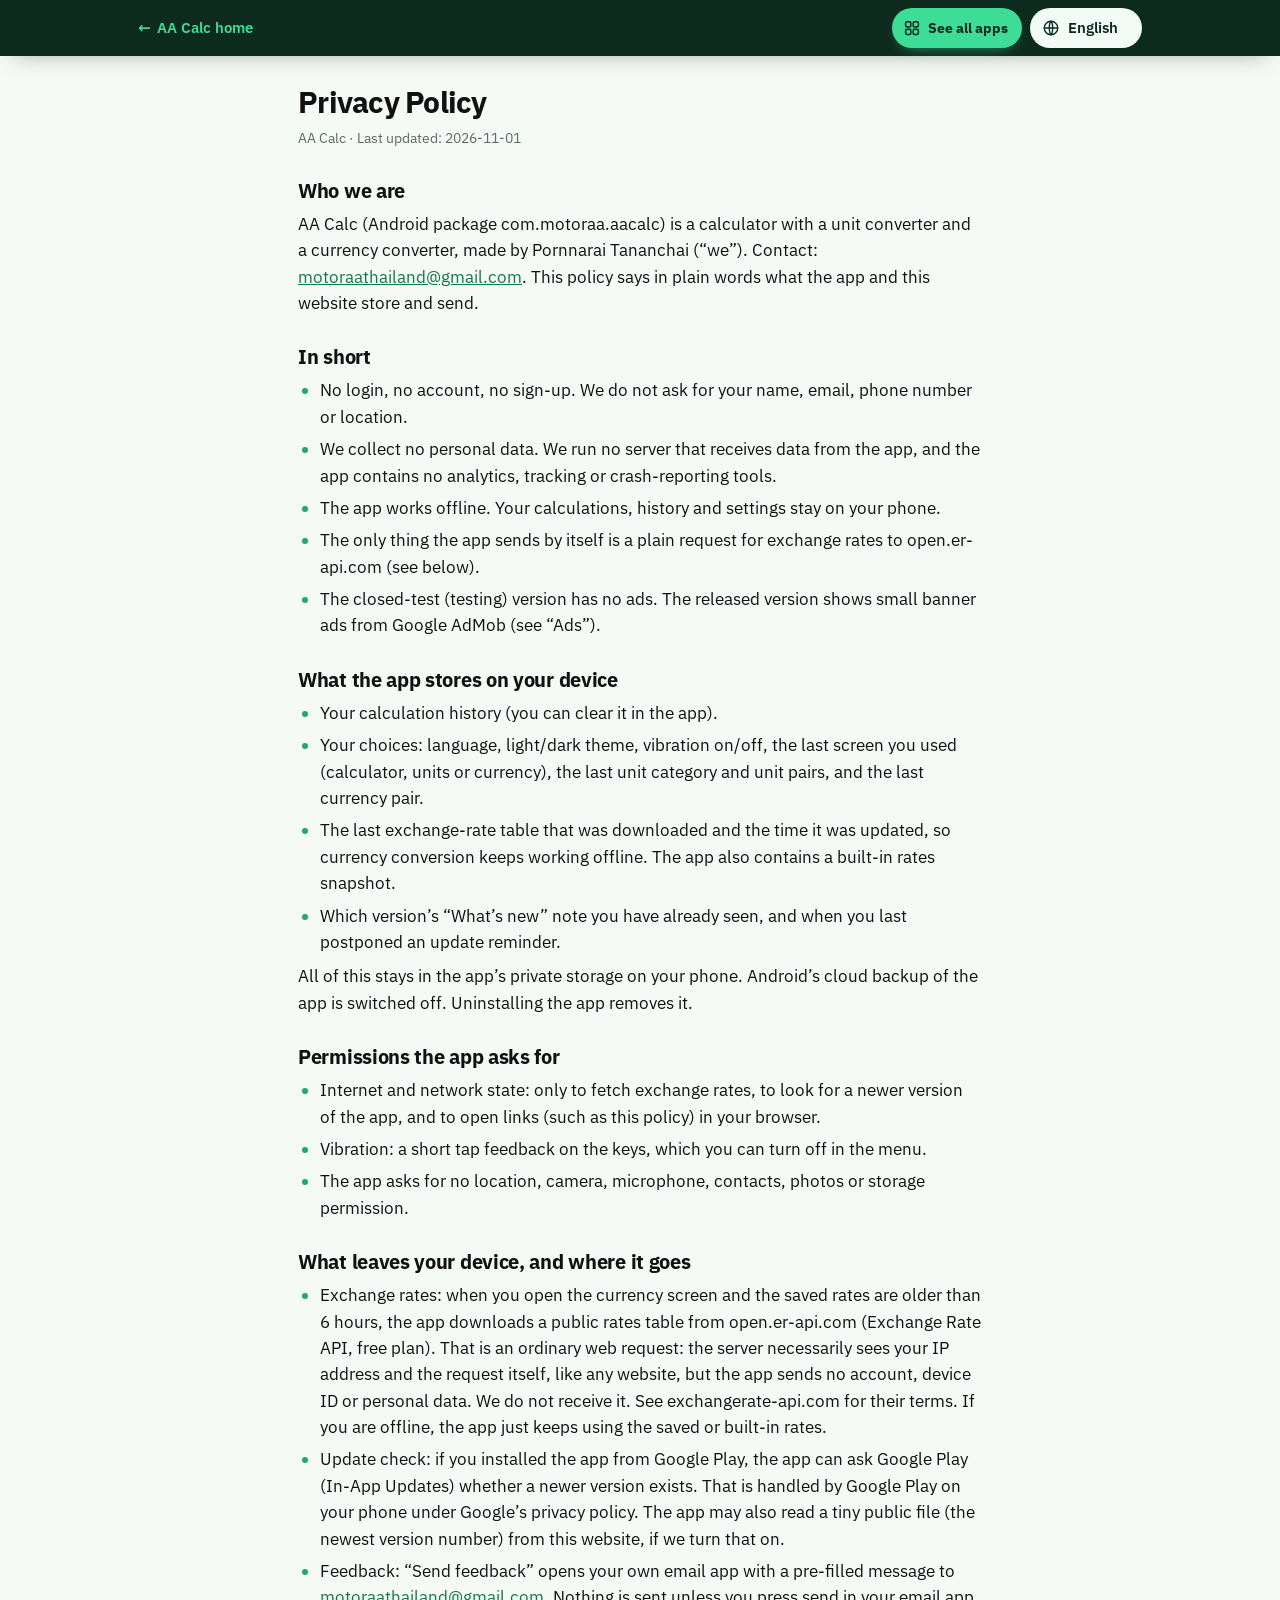
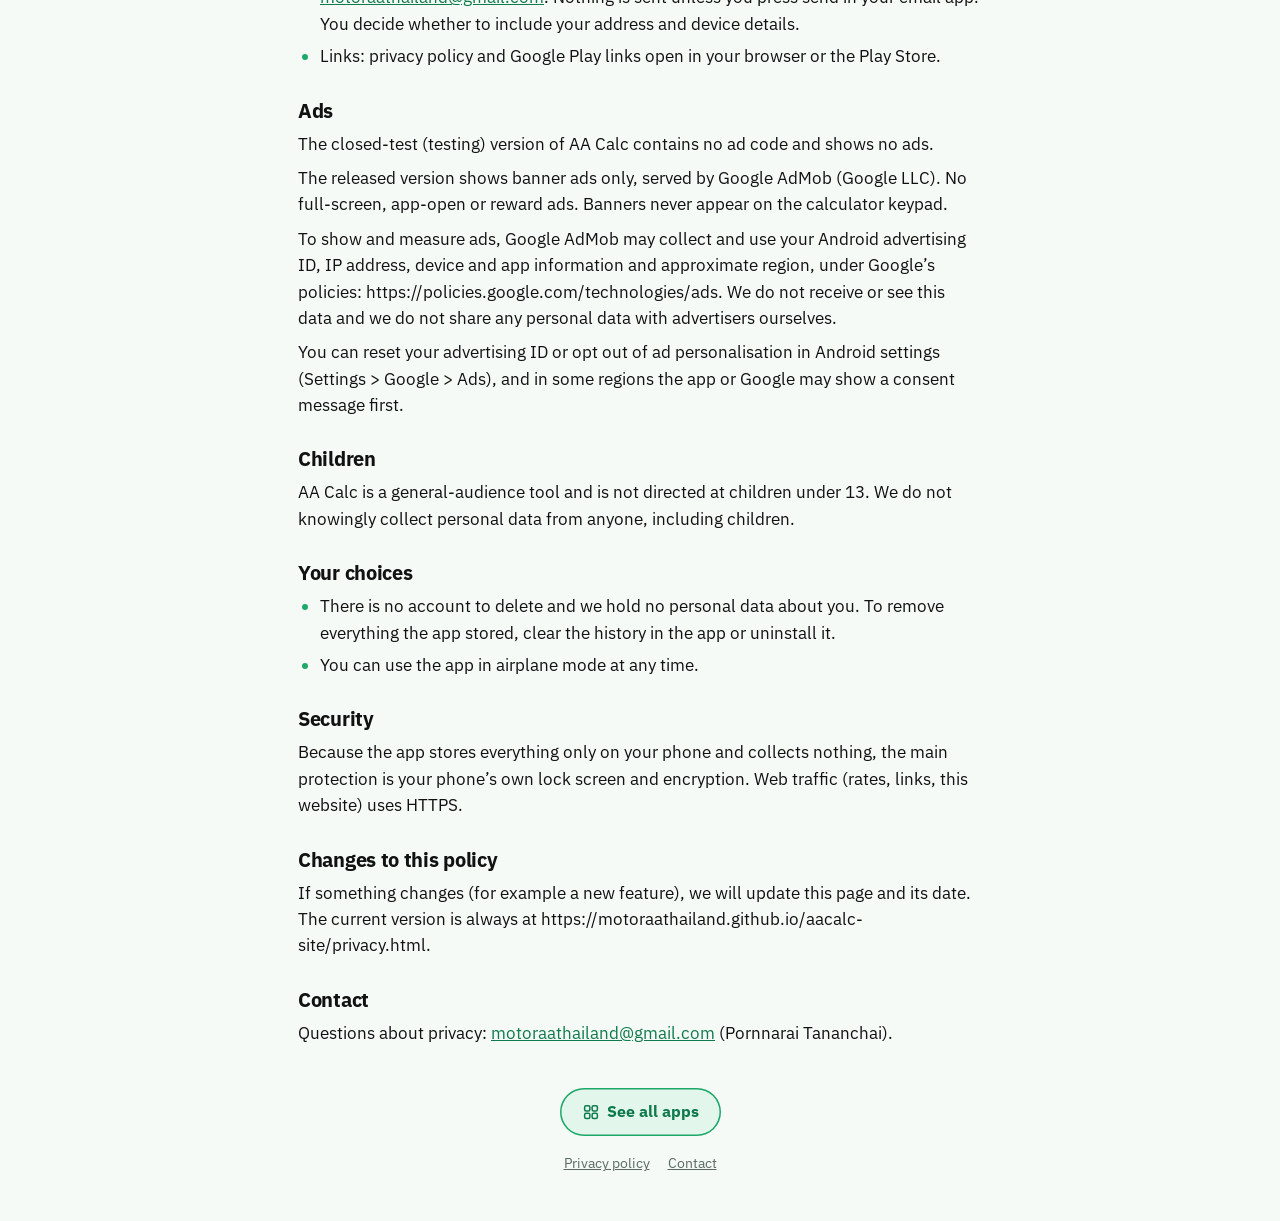
<file: docs/privacy.html>
<!doctype html>
<html lang="en" data-lang="en">
<head>
<meta charset="utf-8">
<meta name="viewport" content="width=device-width, initial-scale=1, viewport-fit=cover">
<title>Privacy Policy — AA Calc</title>
<meta name="description" content="Privacy Policy — AA Calc. Last updated: 2026-11-01">
<meta name="robots" content="index, follow">
<meta name="theme-color" content="#0d2a1e">
<meta name="color-scheme" content="light dark">
<link rel="canonical" href="https://motoraathailand.github.io/aacalc-site/privacy.html">
<meta property="og:type" content="website"><meta property="og:site_name" content="AA Calc"><meta property="og:locale" content="en_US"><meta property="og:locale:alternate" content="th_TH"><meta property="og:locale:alternate" content="ko_KR"><meta property="og:locale:alternate" content="zh_CN"><meta property="og:locale:alternate" content="hi_IN">
<meta property="og:title" content="Privacy Policy — AA Calc"><meta property="og:description" content="Privacy Policy — AA Calc. Last updated: 2026-11-01"><meta property="og:url" content="https://motoraathailand.github.io/aacalc-site/privacy.html"><meta property="og:image" content="https://motoraathailand.github.io/aacalc-site/assets/img/og.jpg"><meta property="og:image:width" content="1200"><meta property="og:image:height" content="630"><meta property="og:image:alt" content="AA Calc: offline calculator with currency and unit converter">
<meta name="twitter:card" content="summary_large_image"><meta name="twitter:title" content="Privacy Policy — AA Calc"><meta name="twitter:description" content="Privacy Policy — AA Calc. Last updated: 2026-11-01"><meta name="twitter:image" content="https://motoraathailand.github.io/aacalc-site/assets/img/og.jpg"><meta name="twitter:image:alt" content="AA Calc: offline calculator with currency and unit converter">
<link rel="alternate" hreflang="x-default" href="https://motoraathailand.github.io/aacalc-site/privacy.html"><link rel="alternate" hreflang="th" href="https://motoraathailand.github.io/aacalc-site/privacy.html?lang=th"><link rel="alternate" hreflang="en" href="https://motoraathailand.github.io/aacalc-site/privacy.html?lang=en"><link rel="alternate" hreflang="ko" href="https://motoraathailand.github.io/aacalc-site/privacy.html?lang=ko"><link rel="alternate" hreflang="zh-Hans" href="https://motoraathailand.github.io/aacalc-site/privacy.html?lang=zh"><link rel="alternate" hreflang="hi" href="https://motoraathailand.github.io/aacalc-site/privacy.html?lang=hi">
<link rel="icon" href="assets/icon.svg" type="image/svg+xml"><link rel="icon" href="assets/img/favicon-32.png" type="image/png" sizes="32x32"><link rel="icon" href="assets/img/icon-192.png" type="image/png" sizes="192x192"><link rel="apple-touch-icon" href="assets/img/apple-touch-icon.png">
<link rel="manifest" href="assets/site.webmanifest">

<script>/* language first: ?lang= > saved choice > browser language (th/en/ko/zh/hi by primary subtag) > English */
(function(){var L=['th','en','ko','zh','hi'],l='en',x=0,d=document.documentElement;try{var m=/[?&]lang=(\w\w)/.exec(location.search),s=localStorage.getItem('aacalc.site.lang'),a=navigator.languages&&navigator.languages.length?navigator.languages:[navigator.language],p='';if(m&&L.indexOf(m[1])>-1){l=m[1];x=1}else if(L.indexOf(s)>-1){l=s;x=1}else for(var i=0;i<a.length;i++){p=String(a[i]||'').toLowerCase().split(/[-_]/)[0];if(L.indexOf(p)>-1){l=p;break}}}catch(e){}window.__L=l;window.__LX=x;d.lang=l==='zh'?'zh-Hans':l;d.setAttribute('data-lang',l);if(l!=='en'){d.className+=' lw';setTimeout(function(){d.className=d.className.replace(/\blw\b/,'')},1500)}})();</script>
<link rel="stylesheet" href="assets/motion.css">
<link rel="stylesheet" href="assets/site.css">
</head>
<body data-page="privacy" data-lang-root>
<header class="hd"><div class="hd-in"><a class="back" href="index.html" data-int>← <span data-t="home">AA Calc home</span></a><div class="hd-r"><a class="apps apps-hd" data-press data-apps href="https://motoraathailand.github.io/th"><svg viewBox="0 0 24 24" aria-hidden="true"><rect x="3.5" y="3.5" width="7" height="7" rx="2"/><rect x="13.5" y="3.5" width="7" height="7" rx="2"/><rect x="3.5" y="13.5" width="7" height="7" rx="2"/><rect x="13.5" y="13.5" width="7" height="7" rx="2"/></svg><span data-t="allApps">See all apps</span></a><label class="lang"><svg viewBox="0 0 24 24" width="18" height="18" fill="none" stroke="currentColor" stroke-width="1.8" stroke-linecap="round" aria-hidden="true"><circle cx="12" cy="12" r="9"/><path d="M3 12h18M12 3c3 3.200 3 14.800 0 18M12 3c-3 3.200-3 14.800 0 18"/></svg><select id="lang" data-aria="langLabel" aria-label="Language"><option value="th">ไทย</option><option value="en" selected>English</option><option value="ko">한국어</option><option value="zh">简体中文</option><option value="hi">हिन्दी</option></select></label></div></div></header>
<main id="main" class="wrap narrow legal privacy">
<section class="lg" lang="th" id="s-th"><h1>นโยบายความเป็นส่วนตัว</h1><p class="meta">AA Calc · อัปเดตล่าสุด: 2026-11-01</p><h2>เราคือใคร</h2><p>AA Calc (แพ็กเกจ Android com.motoraa.aacalc) คือเครื่องคิดเลขที่มีตัวแปลงหน่วยและตัวแปลงสกุลเงิน จัดทำโดย Pornnarai Tananchai (“เรา”) ติดต่อได้ที่ <a href="mailto:motoraathailand@gmail.com">motoraathailand@gmail.com</a> นโยบายนี้อธิบายด้วยภาษาง่าย ๆ ว่าแอปและเว็บไซต์นี้เก็บและส่งอะไรบ้าง</p><h2>สรุปสั้น ๆ</h2><ul><li>ไม่ต้องล็อกอิน ไม่มีบัญชี ไม่ต้องสมัคร เราไม่ขอชื่อ อีเมล เบอร์โทร หรือตำแหน่งที่ตั้งของคุณ</li><li>เราไม่เก็บข้อมูลส่วนบุคคล ไม่มีเซิร์ฟเวอร์ของเราที่รับข้อมูลจากแอป และแอปไม่มีเครื่องมือวิเคราะห์ ติดตาม หรือรายงานข้อผิดพลาด</li><li>แอปใช้งานได้แบบออฟไลน์ การคำนวณ ประวัติ และการตั้งค่าอยู่ในมือถือของคุณเท่านั้น</li><li>สิ่งเดียวที่แอปส่งออกไปเองคือคำขออัตราแลกเปลี่ยนธรรมดาไปที่ open.er-api.com (ดูด้านล่าง)</li><li>เวอร์ชันทดสอบแบบปิดไม่มีโฆษณา ส่วนเวอร์ชันที่เปิดตัวจริงแสดงแบนเนอร์โฆษณาเล็ก ๆ จาก Google AdMob (ดูหัวข้อ “โฆษณา”)</li></ul><h2>สิ่งที่แอปเก็บไว้ในเครื่องของคุณ</h2><ul><li>ประวัติการคำนวณ (ล้างได้ในแอป)</li><li>ตัวเลือกของคุณ: ภาษา ธีมสว่าง/มืด เปิด/ปิดการสั่น หน้าจอที่ใช้ล่าสุด (เครื่องคิดเลข หน่วย หรือสกุลเงิน) หมวดหน่วยและคู่หน่วยล่าสุด และคู่สกุลเงินล่าสุด</li><li>ตารางอัตราแลกเปลี่ยนที่ดาวน์โหลดล่าสุดและเวลาที่อัปเดต เพื่อให้แปลงสกุลเงินได้แม้ออฟไลน์ นอกจากนี้ในแอปยังมีอัตราแลกเปลี่ยนชุดเริ่มต้นให้ด้วย</li><li>บันทึกว่าคุณเห็นหน้า “มีอะไรใหม่” ของเวอร์ชันไหนแล้ว และเวลาที่คุณกด “ไว้ทีหลัง” ของการแจ้งอัปเดตครั้งล่าสุด</li></ul><p>ทั้งหมดนี้อยู่ในพื้นที่เก็บข้อมูลส่วนตัวของแอปบนมือถือคุณ การสำรองข้อมูลบนคลาวด์ของ Android สำหรับแอปนี้ปิดอยู่ และเมื่อถอนการติดตั้งแอป ข้อมูลเหล่านี้จะถูกลบ</p><h2>สิทธิ์ที่แอปขอ</h2><ul><li>อินเทอร์เน็ตและสถานะเครือข่าย: ใช้เพียงเพื่อดึงอัตราแลกเปลี่ยน ตรวจหาแอปเวอร์ชันใหม่ และเปิดลิงก์ (เช่นนโยบายนี้) ในเบราว์เซอร์</li><li>การสั่น: สั่นเบา ๆ เมื่อกดปุ่ม ปิดได้ในเมนู</li><li>แอปไม่ขอสิทธิ์ตำแหน่งที่ตั้ง กล้อง ไมโครโฟน รายชื่อติดต่อ รูปภาพ หรือพื้นที่เก็บข้อมูล</li></ul><h2>อะไรออกจากเครื่องคุณบ้าง และไปที่ไหน</h2><ul><li>อัตราแลกเปลี่ยน: เมื่อคุณเปิดหน้าสกุลเงินและอัตราที่บันทึกไว้เก่ากว่า 6 ชั่วโมง แอปจะดาวน์โหลดตารางอัตราแลกเปลี่ยนสาธารณะจาก open.er-api.com (Exchange Rate API แบบฟรี) นี่คือคำขอเว็บทั่วไป เซิร์ฟเวอร์ปลายทางย่อมเห็นที่อยู่ IP ของคุณและตัวคำขอ เหมือนเว็บไซต์ทั่วไป แต่แอปไม่ส่งบัญชี รหัสอุปกรณ์ หรือข้อมูลส่วนบุคคลใด ๆ และเราไม่ได้รับข้อมูลนั้น ดูเงื่อนไขได้ที่ exchangerate-api.com ถ้าออฟไลน์ แอปจะใช้อัตราที่บันทึกไว้หรืออัตราชุดเริ่มต้นต่อไป</li><li>ตรวจเวอร์ชันใหม่: ถ้าคุณติดตั้งจาก Google Play แอปอาจถาม Google Play (In-App Updates) ว่ามีเวอร์ชันใหม่ไหม ซึ่ง Google Play บนมือถือคุณเป็นผู้ดำเนินการภายใต้นโยบายความเป็นส่วนตัวของ Google และแอปอาจอ่านไฟล์สาธารณะเล็ก ๆ (หมายเลขเวอร์ชันล่าสุด) จากเว็บไซต์นี้ หากเราเปิดใช้</li><li>ข้อเสนอแนะ: “ส่งข้อเสนอแนะ” จะเปิดแอปอีเมลของคุณเองพร้อมข้อความที่เตรียมไว้ถึง <a href="mailto:motoraathailand@gmail.com">motoraathailand@gmail.com</a> จะไม่มีอะไรถูกส่งจนกว่าคุณจะกดส่งในแอปอีเมล คุณเลือกเองว่าจะใส่อีเมลหรือรายละเอียดอุปกรณ์หรือไม่</li><li>ลิงก์: ลิงก์นโยบายความเป็นส่วนตัวและ Google Play จะเปิดในเบราว์เซอร์หรือ Play Store</li></ul><h2>โฆษณา</h2><p>AA Calc เวอร์ชันทดสอบแบบปิดไม่มีโค้ดโฆษณาและไม่แสดงโฆษณา</p><p>เวอร์ชันที่เปิดตัวจริงแสดงเฉพาะแบนเนอร์โฆษณา ให้บริการโดย Google AdMob (Google LLC) ไม่มีโฆษณาเต็มจอ โฆษณาตอนเปิดแอป หรือโฆษณาแบบให้รางวัล และแบนเนอร์จะไม่แสดงบนแป้นกดของเครื่องคิดเลข</p><p>เพื่อแสดงและวัดผลโฆษณา Google AdMob อาจเก็บและใช้รหัสโฆษณา Android ที่อยู่ IP ข้อมูลอุปกรณ์และแอป และภูมิภาคโดยประมาณของคุณ ตามนโยบายของ Google: https://policies.google.com/technologies/ads เราไม่ได้รับหรือเห็นข้อมูลนี้ และเราไม่แชร์ข้อมูลส่วนบุคคลใดกับผู้ลงโฆษณาเอง</p><p>คุณรีเซ็ตรหัสโฆษณาหรือเลือกไม่รับโฆษณาที่ปรับตามความสนใจได้ในการตั้งค่า Android (การตั้งค่า &gt; Google &gt; โฆษณา) และในบางภูมิภาคแอปหรือ Google อาจแสดงข้อความขอความยินยอมก่อน</p><h2>เด็ก</h2><p>AA Calc เป็นเครื่องมือสำหรับผู้ใช้ทั่วไปและไม่ได้มุ่งเป้าไปที่เด็กอายุต่ำกว่า 13 ปี เราไม่เก็บข้อมูลส่วนบุคคลจากใครโดยเจตนา รวมถึงเด็ก</p><h2>ตัวเลือกของคุณ</h2><ul><li>ไม่มีบัญชีให้ลบ และเราไม่มีข้อมูลส่วนบุคคลของคุณ หากต้องการลบทุกอย่างที่แอปเก็บไว้ ให้ล้างประวัติในแอปหรือถอนการติดตั้งแอป</li><li>คุณใช้แอปในโหมดเครื่องบินได้ตลอดเวลา</li></ul><h2>ความปลอดภัย</h2><p>เนื่องจากแอปเก็บทุกอย่างไว้ในมือถือของคุณเท่านั้นและไม่เก็บข้อมูลใด ๆ ไปที่อื่น การป้องกันหลักจึงเป็นหน้าจอล็อกและการเข้ารหัสของมือถือคุณเอง การรับส่งข้อมูลบนเว็บ (อัตราแลกเปลี่ยน ลิงก์ เว็บไซต์นี้) ใช้ HTTPS</p><h2>การเปลี่ยนแปลงนโยบาย</h2><p>หากมีการเปลี่ยนแปลง (เช่นมีฟีเจอร์ใหม่) เราจะปรับหน้านี้และวันที่ เวอร์ชันล่าสุดอยู่ที่ https://motoraathailand.github.io/aacalc-site/privacy.html เสมอ</p><h2>ติดต่อเรา</h2><p>คำถามเรื่องความเป็นส่วนตัว: <a href="mailto:motoraathailand@gmail.com">motoraathailand@gmail.com</a> (Pornnarai Tananchai)</p></section>
<section class="lg" lang="en" id="s-en"><h1>Privacy Policy</h1><p class="meta">AA Calc · Last updated: 2026-11-01</p><h2>Who we are</h2><p>AA Calc (Android package com.motoraa.aacalc) is a calculator with a unit converter and a currency converter, made by Pornnarai Tananchai (“we”). Contact: <a href="mailto:motoraathailand@gmail.com">motoraathailand@gmail.com</a>. This policy says in plain words what the app and this website store and send.</p><h2>In short</h2><ul><li>No login, no account, no sign-up. We do not ask for your name, email, phone number or location.</li><li>We collect no personal data. We run no server that receives data from the app, and the app contains no analytics, tracking or crash-reporting tools.</li><li>The app works offline. Your calculations, history and settings stay on your phone.</li><li>The only thing the app sends by itself is a plain request for exchange rates to open.er-api.com (see below).</li><li>The closed-test (testing) version has no ads. The released version shows small banner ads from Google AdMob (see “Ads”).</li></ul><h2>What the app stores on your device</h2><ul><li>Your calculation history (you can clear it in the app).</li><li>Your choices: language, light/dark theme, vibration on/off, the last screen you used (calculator, units or currency), the last unit category and unit pairs, and the last currency pair.</li><li>The last exchange-rate table that was downloaded and the time it was updated, so currency conversion keeps working offline. The app also contains a built-in rates snapshot.</li><li>Which version’s “What’s new” note you have already seen, and when you last postponed an update reminder.</li></ul><p>All of this stays in the app’s private storage on your phone. Android’s cloud backup of the app is switched off. Uninstalling the app removes it.</p><h2>Permissions the app asks for</h2><ul><li>Internet and network state: only to fetch exchange rates, to look for a newer version of the app, and to open links (such as this policy) in your browser.</li><li>Vibration: a short tap feedback on the keys, which you can turn off in the menu.</li><li>The app asks for no location, camera, microphone, contacts, photos or storage permission.</li></ul><h2>What leaves your device, and where it goes</h2><ul><li>Exchange rates: when you open the currency screen and the saved rates are older than 6 hours, the app downloads a public rates table from open.er-api.com (Exchange Rate API, free plan). That is an ordinary web request: the server necessarily sees your IP address and the request itself, like any website, but the app sends no account, device ID or personal data. We do not receive it. See exchangerate-api.com for their terms. If you are offline, the app just keeps using the saved or built-in rates.</li><li>Update check: if you installed the app from Google Play, the app can ask Google Play (In-App Updates) whether a newer version exists. That is handled by Google Play on your phone under Google’s privacy policy. The app may also read a tiny public file (the newest version number) from this website, if we turn that on.</li><li>Feedback: “Send feedback” opens your own email app with a pre-filled message to <a href="mailto:motoraathailand@gmail.com">motoraathailand@gmail.com</a>. Nothing is sent unless you press send in your email app. You decide whether to include your address and device details.</li><li>Links: privacy policy and Google Play links open in your browser or the Play Store.</li></ul><h2>Ads</h2><p>The closed-test (testing) version of AA Calc contains no ad code and shows no ads.</p><p>The released version shows banner ads only, served by Google AdMob (Google LLC). No full-screen, app-open or reward ads. Banners never appear on the calculator keypad.</p><p>To show and measure ads, Google AdMob may collect and use your Android advertising ID, IP address, device and app information and approximate region, under Google’s policies: https://policies.google.com/technologies/ads. We do not receive or see this data and we do not share any personal data with advertisers ourselves.</p><p>You can reset your advertising ID or opt out of ad personalisation in Android settings (Settings &gt; Google &gt; Ads), and in some regions the app or Google may show a consent message first.</p><h2>Children</h2><p>AA Calc is a general-audience tool and is not directed at children under 13. We do not knowingly collect personal data from anyone, including children.</p><h2>Your choices</h2><ul><li>There is no account to delete and we hold no personal data about you. To remove everything the app stored, clear the history in the app or uninstall it.</li><li>You can use the app in airplane mode at any time.</li></ul><h2>Security</h2><p>Because the app stores everything only on your phone and collects nothing, the main protection is your phone’s own lock screen and encryption. Web traffic (rates, links, this website) uses HTTPS.</p><h2>Changes to this policy</h2><p>If something changes (for example a new feature), we will update this page and its date. The current version is always at https://motoraathailand.github.io/aacalc-site/privacy.html.</p><h2>Contact</h2><p>Questions about privacy: <a href="mailto:motoraathailand@gmail.com">motoraathailand@gmail.com</a> (Pornnarai Tananchai).</p></section>
<section class="lg" lang="ko" id="s-ko"><h1>개인정보 처리방침</h1><p class="meta">AA Calc · 최종 업데이트: 2026-11-01</p><h2>운영자</h2><p>AA Calc(Android 패키지 com.motoraa.aacalc)은 단위 변환과 환율 변환이 들어 있는 계산기로, Pornnarai Tananchai(“저희”)가 만들었어요. 문의: <a href="mailto:motoraathailand@gmail.com">motoraathailand@gmail.com</a>. 이 방침은 앱과 이 웹사이트가 무엇을 저장하고 보내는지 쉬운 말로 설명해요.</p><h2>한눈에 보기</h2><ul><li>로그인, 계정, 가입이 없어요. 이름, 이메일, 전화번호, 위치를 묻지 않아요.</li><li>개인정보를 수집하지 않아요. 앱에서 데이터를 받는 저희 서버가 없고, 앱에는 분석·추적·오류 보고 도구도 없어요.</li><li>앱은 오프라인에서 동작해요. 계산, 기록, 설정은 내 폰에만 있어요.</li><li>앱이 스스로 보내는 건 open.er-api.com에 환율을 요청하는 평범한 요청 하나뿐이에요(아래 참고).</li><li>비공개 테스트 버전에는 광고가 없어요. 정식 출시 버전에는 Google AdMob의 작은 배너 광고가 나와요(“광고” 참고).</li></ul><h2>앱이 내 기기에 저장하는 것</h2><ul><li>계산 기록(앱에서 지울 수 있어요).</li><li>내가 고른 설정: 언어, 라이트/다크 테마, 진동 켜기/끄기, 마지막에 쓴 화면(계산기·단위·환율), 마지막 단위 종류와 단위 쌍, 마지막 통화 쌍.</li><li>마지막으로 받은 환율표와 갱신 시각. 오프라인에서도 환율 변환이 되게 하기 위해서예요. 앱에는 기본 환율표도 들어 있어요.</li><li>어느 버전의 “새로 바뀐 점”을 이미 봤는지, 업데이트 알림을 마지막으로 “나중에” 한 시각.</li></ul><p>이 모든 것은 폰 안의 앱 전용 저장 공간에만 있어요. 이 앱의 Android 클라우드 백업은 꺼져 있고, 앱을 삭제하면 함께 지워져요.</p><h2>앱이 요청하는 권한</h2><ul><li>인터넷 및 네트워크 상태: 환율을 받아오고, 새 버전을 확인하고, 링크(예: 이 방침)를 브라우저에서 여는 데만 써요.</li><li>진동: 키를 누를 때 짧은 촉각 반응이에요. 메뉴에서 끌 수 있어요.</li><li>위치, 카메라, 마이크, 연락처, 사진, 저장소 권한은 요청하지 않아요.</li></ul><h2>기기 밖으로 나가는 것과 가는 곳</h2><ul><li>환율: 환율 화면을 열었을 때 저장된 환율이 6시간보다 오래됐으면, open.er-api.com(Exchange Rate API 무료 플랜)에서 공개 환율표를 받아요. 평범한 웹 요청이라 다른 웹사이트처럼 서버는 내 IP 주소와 요청 자체를 볼 수밖에 없지만, 앱은 계정, 기기 ID, 개인정보를 보내지 않고 저희도 그 정보를 받지 않아요. 약관은 exchangerate-api.com에서 볼 수 있어요. 오프라인이면 저장된 환율이나 기본 환율표를 그대로 써요.</li><li>업데이트 확인: Google Play에서 설치했다면 앱이 Google Play(인앱 업데이트)에 새 버전이 있는지 물어볼 수 있어요. 이건 폰의 Google Play가 Google 개인정보처리방침에 따라 처리해요. 저희가 켜 두면 이 웹사이트의 아주 작은 공개 파일(최신 버전 번호)을 읽을 수도 있어요.</li><li>피드백: “피드백 보내기”는 내 메일 앱을 열고 <a href="mailto:motoraathailand@gmail.com">motoraathailand@gmail.com</a> 앞으로 미리 쓴 메시지를 띄워요. 메일 앱에서 보내기를 누르기 전에는 아무것도 전송되지 않고, 내 주소나 기기 정보를 넣을지도 내가 정해요.</li><li>링크: 개인정보 처리방침과 Google Play 링크는 브라우저나 Play 스토어에서 열려요.</li></ul><h2>광고</h2><p>AA Calc 비공개 테스트 버전에는 광고 코드가 없고 광고도 나오지 않아요.</p><p>정식 출시 버전에는 배너 광고만 나오며 Google AdMob(Google LLC)이 제공해요. 전면, 앱 실행, 보상형 광고는 없고, 계산기 키패드 화면에는 배너가 나오지 않아요.</p><p>광고를 보여 주고 성과를 측정하기 위해 Google AdMob은 Android 광고 ID, IP 주소, 기기·앱 정보, 대략적인 지역을 Google 정책에 따라 수집·사용할 수 있어요: https://policies.google.com/technologies/ads 저희는 이 데이터를 받거나 보지 못하고, 광고주에게 개인정보를 직접 공유하지도 않아요.</p><p>Android 설정(설정 &gt; Google &gt; 광고)에서 광고 ID를 재설정하거나 맞춤 광고를 끌 수 있고, 지역에 따라 앱이나 Google이 먼저 동의 안내를 보여 줄 수 있어요.</p><h2>어린이</h2><p>AA Calc은 일반 사용자를 위한 도구이며 만 13세 미만 어린이를 대상으로 하지 않아요. 어린이를 포함해 누구의 개인정보도 알면서 수집하지 않아요.</p><h2>내 선택</h2><ul><li>삭제할 계정이 없고 저희는 내 개인정보를 갖고 있지 않아요. 앱이 저장한 걸 모두 지우려면 앱에서 기록을 지우거나 앱을 삭제하세요.</li><li>비행기 모드에서도 언제든 쓸 수 있어요.</li></ul><h2>보안</h2><p>앱은 모든 것을 내 폰에만 저장하고 아무것도 수집하지 않으므로, 가장 중요한 보호는 폰 자체의 잠금 화면과 암호화예요. 웹 통신(환율, 링크, 이 웹사이트)은 HTTPS를 써요.</p><h2>방침 변경</h2><p>새 기능 등으로 내용이 바뀌면 이 페이지와 날짜를 고칠게요. 최신 버전은 항상 https://motoraathailand.github.io/aacalc-site/privacy.html 에 있어요.</p><h2>문의</h2><p>개인정보 관련 문의: <a href="mailto:motoraathailand@gmail.com">motoraathailand@gmail.com</a> (Pornnarai Tananchai)</p></section>
<section class="lg" lang="zh-Hans" id="s-zh"><h1>隐私政策</h1><p class="meta">AA Calc · 最后更新: 2026-11-01</p><h2>我们是谁</h2><p>AA Calc（Android 包名 com.motoraa.aacalc）是一款内置单位换算和汇率换算的计算器，由 Pornnarai Tananchai（“我们”）制作。联系方式：<a href="mailto:motoraathailand@gmail.com">motoraathailand@gmail.com</a>。本政策用简单的话说明应用和本网站会保存和发送什么。</p><h2>简要说明</h2><ul><li>无需登录、没有账号、无需注册。我们不会询问你的姓名、邮箱、电话或位置。</li><li>我们不收集个人数据。我们没有接收应用数据的服务器，应用中也没有分析、跟踪或崩溃上报工具。</li><li>应用可离线使用。你的计算、历史记录和设置只保存在你的手机里。</li><li>应用自己发出的唯一内容，是向 open.er-api.com 请求汇率的普通请求（见下文）。</li><li>封闭测试版没有广告。正式发布版会显示来自 Google AdMob 的小型横幅广告（见“广告”）。</li></ul><h2>应用在你设备上保存的内容</h2><ul><li>你的计算历史（可在应用中清除）。</li><li>你的选择：语言、浅色/深色主题、振动开关、上次使用的页面（计算器、单位或货币）、上次的单位类别和单位组合，以及上次的货币组合。</li><li>最近下载的汇率表及其更新时间，这样离线时也能换算货币。应用还内置了一份汇率快照。</li><li>你已经看过哪个版本的“新功能”说明，以及你上次推迟更新提醒的时间。</li></ul><p>以上内容都只保存在手机上应用的私有存储中。本应用的 Android 云备份已关闭，卸载应用即会删除这些内容。</p><h2>应用申请的权限</h2><ul><li>网络和网络状态：仅用于获取汇率、检查应用新版本，以及在浏览器中打开链接（例如本政策）。</li><li>振动：按键时的轻微触感反馈，可在菜单中关闭。</li><li>应用不申请位置、相机、麦克风、通讯录、照片或存储权限。</li></ul><h2>哪些内容会离开你的设备，去向哪里</h2><ul><li>汇率：当你打开货币页面且已保存的汇率超过 6 小时，应用会从 open.er-api.com（Exchange Rate API 免费版）下载一份公开的汇率表。这是普通的网络请求，和访问任何网站一样，对方服务器必然会看到你的 IP 地址和请求本身，但应用不会发送账号、设备 ID 或任何个人数据，我们也不会收到。条款见 exchangerate-api.com。离线时，应用继续使用已保存或内置的汇率。</li><li>检查更新：如果你从 Google Play 安装，应用可能会向 Google Play（应用内更新）询问是否有新版本，这由你手机上的 Google Play 按 Google 隐私政策处理。如果我们启用，应用还可能从本网站读取一个很小的公开文件（最新版本号）。</li><li>反馈：“发送反馈”会打开你自己的邮件应用，并预填发往 <a href="mailto:motoraathailand@gmail.com">motoraathailand@gmail.com</a> 的邮件。只有你在邮件应用里按发送才会发出，是否附上你的邮箱和设备信息由你决定。</li><li>链接：隐私政策和 Google Play 链接会在浏览器或 Play 商店中打开。</li></ul><h2>广告</h2><p>AA Calc 封闭测试版不含广告代码，也不显示广告。</p><p>正式发布版只显示横幅广告，由 Google AdMob（Google LLC）提供。没有全屏、开屏或激励广告，横幅也不会出现在计算器键盘页面。</p><p>为了展示和衡量广告，Google AdMob 可能按 Google 的政策收集并使用你的 Android 广告 ID、IP 地址、设备和应用信息以及大致地区：https://policies.google.com/technologies/ads 我们不会收到或看到这些数据，我们自己也不会向广告主分享任何个人数据。</p><p>你可以在 Android 设置（设置 &gt; Google &gt; 广告）中重置广告 ID 或关闭个性化广告；在部分地区，应用或 Google 可能会先显示同意提示。</p><h2>儿童</h2><p>AA Calc 是面向一般用户的工具，不面向 13 岁以下儿童。我们不会有意收集任何人（包括儿童）的个人数据。</p><h2>你的选择</h2><ul><li>没有账号可删除，我们也没有你的个人数据。要清除应用保存的全部内容，请在应用中清除历史记录或卸载应用。</li><li>你随时可以在飞行模式下使用应用。</li></ul><h2>安全</h2><p>由于应用只把内容保存在你的手机上且不收集任何数据，最主要的保护就是手机自身的锁屏和加密。网络通信（汇率、链接、本网站）使用 HTTPS。</p><h2>政策变更</h2><p>如有变化（例如新增功能），我们会更新本页及日期。最新版本始终在 https://motoraathailand.github.io/aacalc-site/privacy.html。</p><h2>联系我们</h2><p>隐私相关问题：<a href="mailto:motoraathailand@gmail.com">motoraathailand@gmail.com</a>（Pornnarai Tananchai）</p></section>
<section class="lg" lang="hi" id="s-hi"><h1>गोपनीयता नीति</h1><p class="meta">AA Calc · अंतिम अपडेट: 2026-11-01</p><h2>हम कौन हैं</h2><p>AA Calc (Android पैकेज com.motoraa.aacalc) यूनिट कन्वर्टर और करेंसी कन्वर्टर वाला कैलकुलेटर है, जिसे Pornnarai Tananchai (“हम”) ने बनाया है। संपर्क: <a href="mailto:motoraathailand@gmail.com">motoraathailand@gmail.com</a>। यह नीति सरल शब्दों में बताती है कि ऐप और यह वेबसाइट क्या सेव करते और भेजते हैं।</p><h2>संक्षेप में</h2><ul><li>न लॉगिन, न खाता, न साइन-अप। हम आपका नाम, ईमेल, फ़ोन नंबर या लोकेशन नहीं माँगते।</li><li>हम कोई निजी डेटा इकट्ठा नहीं करते। ऐप से डेटा लेने वाला हमारा कोई सर्वर नहीं है, और ऐप में एनालिटिक्स, ट्रैकिंग या क्रैश-रिपोर्टिंग टूल नहीं हैं।</li><li>ऐप ऑफलाइन चलता है। आपकी गणनाएँ, हिस्ट्री और सेटिंग सिर्फ़ आपके फ़ोन में रहती हैं।</li><li>ऐप अपने आप सिर्फ़ एक चीज़ भेजता है: open.er-api.com से एक्सचेंज रेट का सादा अनुरोध (नीचे देखें)।</li><li>क्लोज़्ड-टेस्ट (टेस्टिंग) वर्शन में विज्ञापन नहीं हैं। रिलीज़ हुए वर्शन में Google AdMob के छोटे बैनर विज्ञापन दिखते हैं (“विज्ञापन” देखें)।</li></ul><h2>ऐप आपके डिवाइस पर क्या सेव करता है</h2><ul><li>आपकी गणना की हिस्ट्री (ऐप में साफ़ की जा सकती है)।</li><li>आपकी पसंद: भाषा, लाइट/डार्क थीम, वाइब्रेशन चालू/बंद, आख़िरी इस्तेमाल की स्क्रीन (कैलकुलेटर, यूनिट या करेंसी), आख़िरी यूनिट श्रेणी और यूनिट जोड़ियाँ, और आख़िरी करेंसी जोड़ी।</li><li>आख़िरी डाउनलोड की गई एक्सचेंज-रेट तालिका और उसके अपडेट का समय, ताकि ऑफलाइन भी करेंसी बदली जा सके। ऐप में दरों का एक बिल्ट-इन स्नैपशॉट भी है।</li><li>आपने किस वर्शन का “नया क्या है” नोट देख लिया है, और अपडेट रिमाइंडर को आपने आख़िरी बार कब टाला था।</li></ul><p>यह सब आपके फ़ोन में ऐप के निजी स्टोरेज में रहता है। इस ऐप का Android क्लाउड बैकअप बंद है, और ऐप हटाने पर यह सब हट जाता है।</p><h2>ऐप कौन-सी अनुमतियाँ माँगता है</h2><ul><li>इंटरनेट और नेटवर्क स्थिति: सिर्फ़ एक्सचेंज रेट लाने, ऐप का नया वर्शन देखने और लिंक (जैसे यह नीति) ब्राउज़र में खोलने के लिए।</li><li>वाइब्रेशन: कीज़ दबाने पर हल्की थरथराहट, जिसे मेन्यू से बंद किया जा सकता है।</li><li>ऐप लोकेशन, कैमरा, माइक्रोफ़ोन, कॉन्टैक्ट, फ़ोटो या स्टोरेज की अनुमति नहीं माँगता।</li></ul><h2>आपके डिवाइस से क्या बाहर जाता है, और कहाँ</h2><ul><li>एक्सचेंज रेट: जब आप करेंसी स्क्रीन खोलते हैं और सेव की हुई दरें 6 घंटे से पुरानी हों, तो ऐप open.er-api.com (Exchange Rate API, फ़्री प्लान) से सार्वजनिक दर तालिका डाउनलोड करता है। यह सामान्य वेब अनुरोध है: किसी भी वेबसाइट की तरह सर्वर को आपका IP पता और अनुरोध दिखता ही है, पर ऐप कोई खाता, डिवाइस ID या निजी डेटा नहीं भेजता और हमें यह मिलता नहीं। शर्तें exchangerate-api.com पर देखें। ऑफलाइन होने पर ऐप सेव की हुई या बिल्ट-इन दरें ही इस्तेमाल करता रहता है।</li><li>अपडेट जाँच: अगर आपने ऐप Google Play से इंस्टॉल किया है, तो ऐप Google Play (इन-ऐप अपडेट) से पूछ सकता है कि नया वर्शन है या नहीं। इसे आपके फ़ोन का Google Play, Google की गोपनीयता नीति के तहत सँभालता है। अगर हम चालू करें, तो ऐप इस वेबसाइट से एक छोटी सार्वजनिक फ़ाइल (नवीनतम वर्शन नंबर) भी पढ़ सकता है।</li><li>फ़ीडबैक: “फ़ीडबैक भेजें” आपका अपना ईमेल ऐप खोलता है, जिसमें <a href="mailto:motoraathailand@gmail.com">motoraathailand@gmail.com</a> के लिए पहले से लिखा संदेश होता है। ईमेल ऐप में भेजें दबाए बिना कुछ नहीं जाता, और अपना पता या डिवाइस जानकारी जोड़ना आपकी मर्ज़ी है।</li><li>लिंक: गोपनीयता नीति और Google Play के लिंक ब्राउज़र या Play Store में खुलते हैं।</li></ul><h2>विज्ञापन</h2><p>AA Calc के क्लोज़्ड-टेस्ट (टेस्टिंग) वर्शन में विज्ञापन कोड नहीं है और कोई विज्ञापन नहीं दिखता।</p><p>रिलीज़ हुए वर्शन में सिर्फ़ बैनर विज्ञापन दिखते हैं, जो Google AdMob (Google LLC) देता है। फ़ुल-स्क्रीन, ऐप-ओपन या रिवॉर्ड विज्ञापन नहीं हैं, और कैलकुलेटर की कीपैड स्क्रीन पर बैनर नहीं आता।</p><p>विज्ञापन दिखाने और मापने के लिए Google AdMob, Google की नीतियों के तहत आपकी Android विज्ञापन ID, IP पता, डिवाइस और ऐप जानकारी और अनुमानित क्षेत्र इकट्ठा और इस्तेमाल कर सकता है: https://policies.google.com/technologies/ads हमें यह डेटा न मिलता है, न दिखता है, और हम खुद विज्ञापनदाताओं से कोई निजी डेटा साझा नहीं करते।</p><p>आप Android सेटिंग (सेटिंग &gt; Google &gt; विज्ञापन) में विज्ञापन ID रीसेट कर सकते हैं या पर्सनलाइज़्ड विज्ञापन बंद कर सकते हैं, और कुछ क्षेत्रों में ऐप या Google पहले सहमति संदेश दिखा सकता है।</p><h2>बच्चे</h2><p>AA Calc आम उपयोगकर्ताओं के लिए औज़ार है और 13 साल से कम उम्र के बच्चों के लिए नहीं बना है। हम जानबूझकर किसी का भी, बच्चों समेत, निजी डेटा इकट्ठा नहीं करते।</p><h2>आपके विकल्प</h2><ul><li>हटाने के लिए कोई खाता नहीं है और हमारे पास आपका कोई निजी डेटा नहीं है। ऐप ने जो सेव किया है उसे हटाने के लिए ऐप में हिस्ट्री साफ़ करें या ऐप हटा दें।</li><li>आप कभी भी ऐप को एयरप्लेन मोड में चला सकते हैं।</li></ul><h2>सुरक्षा</h2><p>चूँकि ऐप सब कुछ सिर्फ़ आपके फ़ोन में रखता है और कुछ इकट्ठा नहीं करता, मुख्य सुरक्षा आपके फ़ोन का अपना लॉक स्क्रीन और एन्क्रिप्शन है। वेब ट्रैफ़िक (दरें, लिंक, यह वेबसाइट) HTTPS इस्तेमाल करता है।</p><h2>नीति में बदलाव</h2><p>अगर कुछ बदलता है (जैसे कोई नया फ़ीचर), तो हम यह पेज और इसकी तारीख़ अपडेट करेंगे। नवीनतम वर्शन हमेशा https://motoraathailand.github.io/aacalc-site/privacy.html पर है।</p><h2>संपर्क</h2><p>गोपनीयता से जुड़े सवाल: <a href="mailto:motoraathailand@gmail.com">motoraathailand@gmail.com</a> (Pornnarai Tananchai)</p></section>
</main>
<footer class="ft"><div class="wrap"><a class="apps apps-ft" data-press data-apps href="https://motoraathailand.github.io/th"><svg viewBox="0 0 24 24" aria-hidden="true"><rect x="3.5" y="3.5" width="7" height="7" rx="2"/><rect x="13.5" y="3.5" width="7" height="7" rx="2"/><rect x="3.5" y="13.5" width="7" height="7" rx="2"/><rect x="13.5" y="13.5" width="7" height="7" rx="2"/></svg><span data-t="allApps">See all apps</span></a><div class="links"><a href="privacy.html" data-int data-t="privacy">Privacy policy</a><a href="mailto:motoraathailand@gmail.com" data-t="contact">Contact</a></div></div></footer>
<script src="assets/strings.js"></script>
<script src="assets/motion.js"></script>
<script src="assets/site.js"></script>
</body>
</html>
</file>
<file: docs/assets/motion.css>
/* ======================================================================================================
   AA 앱 공통 모션 표준 — motion.css  (v1, 2026-10-30, 가이드: /workspace/shared/motion-guide.md)
   프레임워크 없음 · 앱 전용 코드 없음 · 앱마다 이 파일을 "복사"해서 쓴다(링크 금지, 양도 대비).
   규칙: transform / opacity 만 움직인다 · 220~450ms(시트·화면 최대 520ms) · 탭을 절대 막지 않는다(fill-mode backwards)
         prefers-reduced-motion 이면 전부 꺼진다(파일 맨 아래).  색 전환(background/border/color)만 예외로 허용(레이아웃 영향 없음).
   ====================================================================================================== */

:root {
  /* ---- 곡선 ---- */
  --m-ease-out: cubic-bezier(.22, 1, .36, 1);     /* 등장·이동의 기본: 빠르게 시작해 아주 부드럽게 멈춤 */
  --m-ease:     cubic-bezier(.4, 0, .2, 1);       /* 표준 이동·색 전환 */
  --m-ease-in:  cubic-bezier(.4, 0, 1, 1);        /* 퇴장(사라질 때) */
  --m-spring:   cubic-bezier(.22, 1, .36, 1);     /* 스프링(오버슈트 없음, 임계감쇠). 아래 @supports 에서 linear() 근사로 교체 */
  /* ---- 길이 ---- */
  --m-fast: 220ms;      /* 눌림 복귀, 칩·알약, 작은 요소 */
  --m-base: 320ms;      /* 카드·목록 한 줄 등장, 언어 전환, 토스트 퇴장 */
  --m-slow: 450ms;      /* 숫자 롤업, 리플, 토스트 등장, 핀 드롭, 즐겨찾기 팝 */
  --m-screen: 400ms;    /* 화면 전환(공유 축 페이드 + 작은 이동) */
  --m-drawer: 440ms;
  --m-sheet: 520ms;     /* 하단 시트·모달: 가장 긴 값 */
  --m-exit: 240ms;      /* 퇴장은 등장보다 짧게 */
  /* ---- 목록 ---- */
  --m-stagger: 36ms;    /* 줄 사이 간격(30~45ms). 최대 10단계 → 마지막 줄도 ≤ 0.36s 만 기다림 */
  --m-shift: 14px;      /* 카드가 올라오는 거리 */
  --m-shift-x: 24px;    /* 화면이 옆에서 들어오는 거리(공유 축) */
}
@supports (animation-timing-function: linear(0, 1)) {
  :root { --m-spring: linear(0, 0.075, 0.228, 0.391, 0.537, 0.657, 0.751, 0.822, 0.874, 0.912, 0.939, 0.958, 0.971, 0.98, 0.987, 0.991, 0.994, 0.996, 0.997, 0.998, 1); }  /* x = 1-(1+9t)e^(-9t) */
}

/* ---------- keyframes (전부 transform / opacity 만) ---------- */
@keyframes m-rise      { from { opacity: 0; transform: translate3d(0, var(--m-shift), 0); } to { opacity: 1; transform: none; } }
@keyframes m-in-x      { from { opacity: 0; transform: translate3d(var(--m-shift-x), 0, 0); } to { opacity: 1; transform: none; } }
@keyframes m-in-x-back { from { opacity: 0; transform: translate3d(calc(var(--m-shift-x) * -.75), 0, 0); } to { opacity: 1; transform: none; } }
@keyframes m-sheet-up  { from { opacity: 0; transform: translate3d(0, 40px, 0); } to { opacity: 1; transform: none; } }
@keyframes m-fade-in   { from { opacity: 0; } to { opacity: 1; } }
@keyframes m-fade-out  { from { opacity: 1; } to { opacity: 0; } }
@keyframes m-drawer-in  { from { transform: translate3d(-100%, 0, 0); } to { transform: none; } }
@keyframes m-drawer-out { from { transform: none; } to { transform: translate3d(-100%, 0, 0); } }
@keyframes m-scale-in  { from { opacity: .35; transform: scale(.9); } to { opacity: 1; transform: none; } }
@keyframes m-pop       { 0% { transform: scale(.7); } 55% { transform: scale(1.08); } 100% { transform: scale(1); } }   /* 즐겨찾기 별: 유일하게 오버슈트(8%)를 쓰는 곳 */
@keyframes m-ring      { from { opacity: .45; transform: scale(.94); } to { opacity: 0; transform: scale(var(--m-ring-scale, 1.12)); } }   /* 누른 컨트롤 주위로 퍼지는 링 (::after). 넓은 버튼은 --m-ring-scale 을 1.04~1.08 로 줄여 화면 밖으로 새지 않게 */
@keyframes m-ripple    { from { opacity: .16; transform: scale(.15); } 60% { opacity: .08; } to { opacity: 0; transform: scale(1); } }
@keyframes m-drop      { 0% { opacity: 0; transform: translate3d(0, -1.25rem, 0) scale(.9); } 100% { opacity: 1; transform: none; } }
@keyframes m-toast-in  { from { opacity: 0; transform: translate3d(0, 22px, 0) scale(.98); } to { opacity: 1; transform: none; } }
@keyframes m-toast-out { from { opacity: 1; transform: none; } to { opacity: 0; transform: translate3d(0, 18px, 0) scale(.98); } }
@keyframes m-lang      { from { opacity: .25; } to { opacity: 1; } }
@keyframes m-shimmer   { from { transform: translate3d(-100%, 0, 0); } to { transform: translate3d(100%, 0, 0); } }     /* 반짝임은 ::after 를 옮김(배경 위치 애니메이션 금지) */
@keyframes m-breathe   { 0%, 100% { transform: scale(1); } 50% { transform: scale(1.05); } }

/* ---------- 한 번 재생하는 등장 클래스 (JS 가 붙였다 뗀다; 둘 다 backwards: 끝나면 아무것도 숨겨지거나 밀려 있지 않음) ---------- */
.m-rise, .m-stagger { animation: m-rise var(--m-base) var(--m-ease-out) backwards; will-change: transform, opacity; }
.m-stagger { animation-delay: calc(var(--i, 0) * var(--m-stagger)); animation-duration: var(--m-slow); }
.m-screen-fwd  { animation: m-in-x var(--m-screen) var(--m-ease-out) backwards; will-change: transform, opacity; }       /* 공유 축: 앞으로 */
.m-screen-back { animation: m-in-x-back var(--m-screen) var(--m-ease-out) backwards; will-change: transform, opacity; }  /* 공유 축: 뒤로 */
.m-sheet       { animation: m-sheet-up var(--m-sheet) var(--m-ease-out) backwards; will-change: transform, opacity; }
.m-fade        { animation: m-fade-in var(--m-base) var(--m-ease) backwards; }
.m-scale-in    { animation: m-scale-in var(--m-base) var(--m-ease-out) backwards; will-change: transform, opacity; }
.m-pop         { animation: m-pop var(--m-slow) var(--m-ease-out); transform-origin: 50% 50%; transform-box: fill-box; will-change: transform; }
.m-ring        { position: relative; }
.m-ring::after { content: ''; position: absolute; inset: 0; border-radius: inherit; pointer-events: none; border: 2px solid currentColor; animation: m-ring var(--m-slow) var(--m-ease-out) forwards; }
.m-drop        { animation: m-drop var(--m-slow) var(--m-ease-out) backwards; animation-delay: var(--d, 0ms); transform-origin: 50% 100%; }
.m-toast       { animation: m-toast-in var(--m-slow) var(--m-ease-out) backwards; }
.m-toast.m-out { animation: m-toast-out var(--m-exit) var(--m-ease-in) forwards; }
.m-lang        { animation: m-lang var(--m-base) var(--m-ease) both; }
.m-scrim-in    { animation: m-fade-in var(--m-drawer) var(--m-ease) backwards; }
.m-drawer-in   { animation: m-drawer-in var(--m-drawer) var(--m-ease-out) backwards; will-change: transform; }
.m-drawer-out  { animation: m-drawer-out var(--m-exit) var(--m-ease-in) forwards; }
.m-scrim-out   { animation: m-fade-out var(--m-exit) var(--m-ease-in) forwards; }
.m-breathe     { animation: m-breathe 2.4s var(--m-ease) infinite; }   /* 아바타 등 "살아 있음" 표시용 */

/* ---------- 누름 피드백: 눌리면 .97 로 살짝, 떼면 스프링(오버슈트 없음)으로 복귀. data-press 또는 앱이 자기 선택자에 같은 규칙을 쓴다 ---------- */
[data-press] { transition: transform var(--m-fast) var(--m-spring); }
[data-press]:active { transform: scale(.97); transition-duration: 120ms; }

/* ---------- 리플 (motion.js 가 .m-rip-w 래퍼를 넣는다; 래퍼는 누른 컨트롤 안에서 잘림) ---------- */
.m-rip-w { position: absolute; inset: 0; border-radius: inherit; overflow: hidden; pointer-events: none; }
.m-rip-w i { position: absolute; border-radius: 50%; background: currentColor; opacity: 0; transform: scale(.15); animation: m-ripple var(--m-slow) var(--m-ease-out) forwards; will-change: transform, opacity; }

/* ---------- 숫자 롤업: 진짜 글자는 처음부터 최종값, 장식용 복사본(::after)이 올라간다 ---------- */
.m-rolling { position: relative; -webkit-text-fill-color: transparent; }
.m-rolling::after { content: attr(data-roll); position: absolute; left: 0; top: 0; white-space: nowrap; -webkit-text-fill-color: currentColor; }

/* ---------- 스켈레톤: 배경 위치가 아니라 ::after 를 translate 로 움직인다 ---------- */
.m-skeleton { position: relative; overflow: hidden; background: color-mix(in srgb, currentColor 8%, transparent); }
.m-skeleton::after { content: ''; position: absolute; inset: 0; background: linear-gradient(100deg, transparent 20%, color-mix(in srgb, currentColor 10%, transparent) 50%, transparent 80%); animation: m-shimmer 1.6s var(--m-ease) infinite; will-change: transform; }

/* ---------- 스크롤 등장: [data-reveal] (motion.js 의 IntersectionObserver 가 .m-in 을 붙임) ---------- */
[data-reveal] { opacity: 0; transform: translate3d(0, var(--m-shift), 0); transition: opacity var(--m-slow) var(--m-ease-out), transform var(--m-slow) var(--m-ease-out); transition-delay: calc(var(--i, 0) * var(--m-stagger)); }
[data-reveal].m-in { opacity: 1; transform: none; }
html:not(.m-js) [data-reveal] { opacity: 1; transform: none; }   /* JS 가 없으면 숨기지 않는다 */

/* ---------- 동작 줄이기: 전부 끈다. 아무것도 숨겨지거나 밀려 있지 않다 ---------- */
@media (prefers-reduced-motion: reduce) {
  *, *::before, *::after { animation: none !important; transition: none !important; scroll-behavior: auto !important; }
  [data-reveal] { opacity: 1 !important; transform: none !important; }
  [data-press]:active { transform: none !important; }
  .m-rip-w { display: none; }
}
</file>
<file: docs/assets/site.css>
/* AA Calc site — white/mint + deep green hero + brand green #1ea869 (theme-base.md AA Calc row; tokens from /workspace/aacalc/styles.css).
   Motion = shared AA motion standard only (motion.css tokens --m-*; data-reveal / data-stagger / data-press / data-ripple). Reduced motion: motion.css turns everything off. */
@font-face{font-family:'IBM Plex Sans';font-display:swap;font-weight:400;src:url(fonts/ibm-plex-sans-latin-ext-400-normal.woff2) format("woff2");unicode-range:U+0100-02BA,U+02BD-02C5,U+02C7-02CC,U+02CE-02D7,U+02DD-02FF,U+0304,U+0308,U+0329,U+1D00-1DBF,U+1E00-1E9F,U+1EF2-1EFF,U+2020,U+20A0-20AB,U+20AD-20C0,U+2113,U+2C60-2C7F,U+A720-A7FF}
@font-face{font-family:'IBM Plex Sans';font-display:swap;font-weight:600;src:url(fonts/ibm-plex-sans-latin-ext-600-normal.woff2) format("woff2");unicode-range:U+0100-02BA,U+02BD-02C5,U+02C7-02CC,U+02CE-02D7,U+02DD-02FF,U+0304,U+0308,U+0329,U+1D00-1DBF,U+1E00-1E9F,U+1EF2-1EFF,U+2020,U+20A0-20AB,U+20AD-20C0,U+2113,U+2C60-2C7F,U+A720-A7FF}
@font-face{font-family:'IBM Plex Sans';font-display:swap;font-weight:400;src:url(fonts/ibm-plex-sans-latin-400-normal.woff2) format("woff2");unicode-range:U+0000-00FF,U+0131,U+0152-0153,U+02BB-02BC,U+02C6,U+02DA,U+02DC,U+2000-206F,U+20AC,U+2122,U+2190-2193,U+2212,U+2215,U+FEFF,U+FFFD}
@font-face{font-family:'IBM Plex Sans';font-display:swap;font-weight:500;src:url(fonts/ibm-plex-sans-latin-500-normal.woff2) format("woff2");unicode-range:U+0000-00FF,U+0131,U+0152-0153,U+02BB-02BC,U+02C6,U+02DA,U+02DC,U+2000-206F,U+20AC,U+2122,U+2190-2193,U+2212,U+2215,U+FEFF,U+FFFD}
@font-face{font-family:'IBM Plex Sans';font-display:swap;font-weight:600;src:url(fonts/ibm-plex-sans-latin-600-normal.woff2) format("woff2");unicode-range:U+0000-00FF,U+0131,U+0152-0153,U+02BB-02BC,U+02C6,U+02DA,U+02DC,U+2000-206F,U+20AC,U+2122,U+2190-2193,U+2212,U+2215,U+FEFF,U+FFFD}
@font-face{font-family:'IBM Plex Sans';font-display:swap;font-weight:700;src:url(fonts/ibm-plex-sans-latin-700-normal.woff2) format("woff2");unicode-range:U+0000-00FF,U+0131,U+0152-0153,U+02BB-02BC,U+02C6,U+02DA,U+02DC,U+2000-206F,U+20AC,U+2122,U+2190-2193,U+2212,U+2215,U+FEFF,U+FFFD}
@font-face{font-family:'IBM Plex Sans Thai';font-display:swap;font-weight:400;src:url(fonts/ibm-plex-sans-thai-thai-400-normal.woff2) format("woff2");unicode-range:U+02D7,U+0303,U+0331,U+0E01-0E5B,U+200C-200D,U+25CC}
@font-face{font-family:'IBM Plex Sans Thai';font-display:swap;font-weight:500;src:url(fonts/ibm-plex-sans-thai-thai-500-normal.woff2) format("woff2");unicode-range:U+02D7,U+0303,U+0331,U+0E01-0E5B,U+200C-200D,U+25CC}
@font-face{font-family:'IBM Plex Sans Thai';font-display:swap;font-weight:600;src:url(fonts/ibm-plex-sans-thai-thai-600-normal.woff2) format("woff2");unicode-range:U+02D7,U+0303,U+0331,U+0E01-0E5B,U+200C-200D,U+25CC}
@font-face{font-family:'IBM Plex Sans Thai';font-display:swap;font-weight:700;src:url(fonts/ibm-plex-sans-thai-thai-700-normal.woff2) format("woff2");unicode-range:U+02D7,U+0303,U+0331,U+0E01-0E5B,U+200C-200D,U+25CC}

:root{
  --bg:#f5faf7; --surface:#ffffff; --ink:#111111; --muted:#5b6b63; --line:#e2ede7; --soft:#eef6f1;
  --brand:#1ea869; --brand-ink:#0f7a4b; --brand-soft:#e3f6ec; --on-brand:#ffffff; --brand-grad:linear-gradient(135deg,#2cc386 0%,#1fa86b 100%);
  --charcoal:#0d2a1e; --on-charcoal:#f2fbf6; --gold-on-dark:#3ddc97; --ok:#16794a; --ok-soft:#eaf7ef; --warn:#7a2318; --warn-soft:#fff3ef; --warn-line:#e08a6d;
  --shadow:0 1px 2px rgba(13,42,30,.05),0 10px 26px -14px rgba(13,42,30,.22);
  --radius:18px; --hd:56px;
  --font:"IBM Plex Sans","IBM Plex Sans Thai",system-ui,-apple-system,"Segoe UI",Roboto,sans-serif;
}
@media (prefers-color-scheme:dark){
  :root{--bg:#0e0e12;--surface:#17171d;--ink:#f2f2f5;--muted:#a0a0ab;--line:#2a2a33;--soft:#1f1f27;--brand:#3ddc97;--brand-ink:#3ddc97;--brand-soft:#14301f;--charcoal:#08140f;--warn:#ffb4a0;--warn-soft:#3a1f1c;--warn-line:#8a4a3a;--ok:#4ade80;--ok-soft:#13301f;
    --shadow:0 1px 2px rgba(0,0,0,.4),0 10px 26px -14px rgba(0,0,0,.6)}
}
*{box-sizing:border-box}
html{-webkit-text-size-adjust:100%;scroll-padding-top:calc(var(--hd) + 8px)}
body{margin:0;background:var(--bg);color:var(--ink);font-family:var(--font);font-size:17px;line-height:1.6;-webkit-font-smoothing:antialiased}
html[data-lang=ko] body{font-family:"IBM Plex Sans","Pretendard Variable",Pretendard,"Apple SD Gothic Neo","Malgun Gothic","Noto Sans KR",system-ui,sans-serif;letter-spacing:-.01em}
html[data-lang=zh] body{font-family:"IBM Plex Sans","PingFang SC","Hiragino Sans GB","Microsoft YaHei","Noto Sans SC",system-ui,sans-serif}
html[data-lang=hi] body{font-family:"IBM Plex Sans","Noto Sans Devanagari","Kohinoor Devanagari","Nirmala UI","Mangal",system-ui,sans-serif;line-height:1.7}
html[data-lang=th] body{line-height:1.7}
html[data-lang=ko] body,html[data-lang=zh] body{word-break:keep-all;overflow-wrap:break-word}
html[data-lang=zh] body{word-break:normal}
a{color:var(--brand-ink)}
img,svg{display:block;max-width:100%}
h1,h2,h3,p,ul,ol,figure{margin:0}
.wrap{width:100%;max-width:1040px;margin:0 auto;padding:0 18px}
.narrow{max-width:720px}
.skip{position:absolute;left:12px;top:-64px;z-index:100;background:var(--charcoal);color:#fff;padding:8px 14px;border-radius:12px;text-decoration:none}
.skip:focus{top:8px}
:focus-visible{outline:3px solid var(--brand);outline-offset:2px;border-radius:10px}

/* header: charcoal bar like the app */
.hd{position:sticky;top:0;z-index:50;background:var(--charcoal);color:var(--on-charcoal);box-shadow:0 8px 24px -14px rgba(17,17,17,.5)}
.hd-in{height:var(--hd);max-width:1040px;margin:0 auto;padding:0 18px;display:flex;align-items:center;justify-content:space-between;gap:10px}
.logo{display:flex;align-items:center;gap:10px;color:var(--on-charcoal);text-decoration:none;font-weight:700;font-size:20px;letter-spacing:-.01em;min-height:44px}
.logo svg{width:34px;height:34px;flex:none}
.logo span small{display:block;font-size:11px;font-weight:500;color:var(--gold-on-dark);letter-spacing:.02em;line-height:1;margin-top:1px}
.lang{display:flex;align-items:center;gap:6px;height:40px;padding:0 6px 0 12px;border-radius:999px;background:var(--on-charcoal);color:var(--charcoal)}
.lang select{appearance:none;-webkit-appearance:none;border:0;background:transparent;color:inherit;font:inherit;font-size:15px;font-weight:600;padding:6px 8px 6px 2px;max-width:128px;cursor:pointer}
.lang select option{color:#111}
.back{color:var(--gold-on-dark);text-decoration:none;font-weight:600;font-size:15px;display:inline-flex;align-items:center;gap:6px;min-height:44px}

/* buttons */
.btn{position:relative;overflow:hidden;display:inline-flex;align-items:center;justify-content:center;gap:8px;min-height:50px;padding:10px 24px;border:0;border-radius:999px;background:var(--brand-grad);color:var(--on-brand);font:inherit;font-size:17px;font-weight:700;text-decoration:none;cursor:pointer;box-shadow:0 10px 18px -12px #1fa86b;transition:transform var(--m-fast) var(--m-spring),box-shadow var(--m-fast) var(--m-ease)}
.btn:active{transform:scale(.97);transition-duration:120ms}
.btn svg{width:20px;height:20px;flex:none;fill:none;stroke:currentColor;stroke-width:2.2;stroke-linecap:round;stroke-linejoin:round}
.btn.ghost{background:transparent;color:inherit;box-shadow:inset 0 0 0 1.5px currentColor}
.btn.soft{background:var(--brand-soft);color:var(--brand-ink);box-shadow:none}

/* hero */
.hero{background:radial-gradient(700px 360px at 85% -10%,rgba(61,220,151,.22),transparent 65%),var(--charcoal);color:var(--on-charcoal);padding:34px 0 44px;overflow:hidden}
.hero-in{display:grid;gap:28px;align-items:center}
.eyebrow{font-size:14px;font-weight:600;letter-spacing:.06em;text-transform:uppercase;color:var(--gold-on-dark)}
html[data-lang=th] .eyebrow,html[data-lang=ko] .eyebrow,html[data-lang=zh] .eyebrow,html[data-lang=hi] .eyebrow{letter-spacing:0;text-transform:none;font-size:15px}
h1{font-size:34px;line-height:1.18;font-weight:700;letter-spacing:-.025em;margin:8px 0 14px}
html[data-lang=th] h1,html[data-lang=hi] h1{line-height:1.38}
.lead{font-size:18px;color:rgba(242,251,246,.82);max-width:34em}
.cta{display:flex;flex-wrap:wrap;gap:12px;margin-top:22px}
.hero .btn.ghost{color:var(--on-charcoal)}
.chips{display:flex;flex-wrap:wrap;gap:8px;list-style:none;padding:0;margin:22px 0 0}
.chips li{padding:5px 14px;border-radius:999px;background:rgba(255,255,255,.09);color:var(--gold-on-dark);font-size:14px;font-weight:600}

/* sections */
section.s{padding:48px 0 8px}
h2{font-size:26px;line-height:1.25;font-weight:700;letter-spacing:-.015em}
html[data-lang=th] h2,html[data-lang=hi] h2{line-height:1.4}
.sub{color:var(--muted);margin-top:6px}
.grid{display:grid;gap:14px;margin-top:22px;list-style:none;padding:0}
.card{background:var(--surface);border:1px solid var(--line);border-radius:var(--radius);padding:20px;box-shadow:var(--shadow)}
.card .ic{width:44px;height:44px;border-radius:14px;background:var(--brand-soft);display:grid;place-items:center;margin-bottom:12px}
.card .ic svg{width:24px;height:24px;fill:none;stroke:var(--brand-ink);stroke-width:1.9;stroke-linecap:round;stroke-linejoin:round}
.card h3{font-size:18px;line-height:1.3;font-weight:700}
html[data-lang=th] .card h3,html[data-lang=hi] .card h3{line-height:1.45}
.card p{color:var(--muted);font-size:15.5px;margin-top:6px}
.shots{display:flex;gap:14px;margin:22px -18px 0;padding:6px 18px 18px;overflow-x:auto;scroll-snap-type:x mandatory;-webkit-overflow-scrolling:touch}
.shots figure{flex:0 0 min(62vw,250px);scroll-snap-align:center;background:var(--surface);border:1px solid var(--line);border-radius:26px;padding:8px;box-shadow:var(--shadow)}
.shots img{width:100%;height:auto;border-radius:20px;aspect-ratio:480/853;background:var(--brand-soft)}
.band{margin-top:48px;background:var(--brand-soft);padding:40px 0;border-block:1px solid var(--line)}
.trust{list-style:none;padding:0;margin:16px 0 0;display:grid;gap:10px}
.trust li{display:flex;gap:10px;align-items:flex-start;font-weight:500}
.trust li::before,.ticks li::before{content:"";flex:none;width:22px;height:22px;margin-top:2px;border-radius:50%;background:var(--ok) url("data:image/svg+xml,%3Csvg xmlns='http://www.w3.org/2000/svg' viewBox='0 0 24 24' fill='none' stroke='white' stroke-width='3.2' stroke-linecap='round' stroke-linejoin='round'%3E%3Cpath d='M6 12.5l4 4 8-9'/%3E%3C/svg%3E") center/16px no-repeat}
.soon{margin-top:28px;border:1.5px dashed var(--brand);border-radius:var(--radius);padding:18px 20px;background:var(--surface)}
.soon h3{font-size:17px;display:flex;gap:8px;align-items:center}
.soon p{color:var(--muted);font-size:15.5px;margin-top:4px}
.joincta{margin:48px 0 0;padding:34px 0;background:var(--charcoal);color:var(--on-charcoal);text-align:center}
.joincta p{color:rgba(242,251,246,.8);margin:8px auto 20px;max-width:32em}
.ft{padding:26px 0 36px;text-align:center;font-size:14px;color:var(--muted)}
.ft .links{display:flex;flex-wrap:wrap;gap:6px 18px;justify-content:center;margin-bottom:10px}
.ft a{color:var(--muted)}

/* legal pages */
.legal{padding-top:28px;padding-bottom:8px}
.legal section.lg{display:none}
html[data-lang=th] .legal #s-th,html[data-lang=en] .legal #s-en,html[data-lang=ko] .legal #s-ko,html[data-lang=zh] .legal #s-zh,html[data-lang=hi] .legal #s-hi{display:block}
.legal h1{font-size:30px;margin:0 0 4px}
.legal .meta{color:var(--muted);font-size:14px;margin-bottom:18px}
.legal h2{font-size:20px;margin:26px 0 8px;padding-top:2px}
.legal p,.legal li{font-size:16.5px}
.legal p{margin:8px 0}
.legal ul,.legal ol{margin:8px 0;padding-left:22px}
.legal li{margin:6px 0}
.legal .links{margin:28px 0 0}
.legal .links a{display:inline-block;padding:10px 18px;border-radius:999px;background:var(--brand-soft);font-weight:600;text-decoration:none}
.legal.privacy-toc{}
.legal li::marker{color:var(--brand)}

/* join page */
.jhero{background:radial-gradient(520px 300px at 92% -10%,rgba(61,220,151,.2),transparent 62%),var(--charcoal);color:var(--on-charcoal);padding:22px 0 18px}
.jhero h1{font-size:28px;margin:0 0 12px}
.gmail{display:flex;gap:10px;align-items:center;padding:10px 12px;border-radius:16px;background:var(--warn-soft);border:2px solid var(--warn-line);color:var(--warn)}
.gmail svg{flex:none;width:30px;height:30px;fill:none;stroke:currentColor;stroke-width:1.9;stroke-linecap:round;stroke-linejoin:round}
.gmail b{display:block;font-size:17px;line-height:1.3}
.gmail span{display:block;font-size:13.5px;line-height:1.4;margin-top:1px;opacity:.92}
.prog{display:flex;align-items:center;gap:10px;margin-top:12px}
.bar{flex:1;height:8px;border-radius:99px;background:rgba(255,255,255,.16);overflow:hidden}
.bar i{display:block;height:100%;width:100%;border-radius:inherit;background:var(--brand-grad);transform-origin:0 50%;transform:scaleX(0);transition:transform var(--m-slow) var(--m-ease-out)}
.prog p{flex:none;font-size:14px;font-weight:600;color:var(--gold-on-dark)}
.steps{padding-top:16px}
.cards{list-style:none;margin:0;padding:0;display:grid;gap:12px}
.step{display:grid;grid-template-columns:76px 1fr;gap:14px;align-items:start;padding:14px;border-radius:22px;background:var(--surface);border:1.5px solid var(--line);box-shadow:var(--shadow);transition:border-color var(--m-base) var(--m-ease),background-color var(--m-base) var(--m-ease)}
.step.done{border-color:var(--ok);background:linear-gradient(180deg,var(--ok-soft),var(--surface) 70%)}
.pic{width:76px;height:76px;border-radius:22px;background:var(--charcoal);display:grid;place-items:center}
.pic svg{width:44px;height:44px;fill:none;stroke:var(--gold-on-dark);stroke-width:1.7;stroke-linecap:round;stroke-linejoin:round}
.body{min-width:0}
.head{display:flex;align-items:center;gap:10px;flex-wrap:wrap}
.num{position:relative;flex:none;width:44px;height:44px;padding:0;border:0;border-radius:50%;cursor:pointer;background:var(--brand-grad);color:var(--on-brand);display:grid;place-items:center;font:inherit;font-weight:700;font-size:19px;transition:background-color var(--m-fast) var(--m-ease),transform var(--m-fast) var(--m-spring)}
.num:active{transform:scale(.94);transition-duration:120ms}
.num svg{position:absolute;inset:0;margin:auto;width:26px;height:26px;fill:none;stroke:#fff;stroke-width:3.2;stroke-linecap:round;stroke-linejoin:round;opacity:0;transform:scale(.6);transition:opacity var(--m-fast) var(--m-ease),transform var(--m-fast) var(--m-ease-out)}
.num span{transition:opacity var(--m-fast) var(--m-ease)}
.step.done .num{background:var(--ok);color:#fff}
.step.done .num span{opacity:0}.step.done .num svg{opacity:1;transform:none}
.step h2{font-size:21px;line-height:1.25}
.chip{font-style:normal;font-size:11.5px;font-weight:700;line-height:1;color:var(--warn);background:var(--warn-soft);border:1px solid var(--warn-line);border-radius:99px;padding:4px 8px}
.desc{font-size:14.5px;line-height:1.45;color:var(--muted);margin:4px 0 8px}
.step .btn{width:100%;min-height:48px;font-size:16px;padding:10px 16px;text-align:center;line-height:1.3}
.step.done .btn{background:var(--ok);color:#fff;box-shadow:none}
.step[data-locked] .btn{opacity:.5;filter:saturate(.5);cursor:not-allowed}
.pend{margin-top:10px;padding:10px 14px;border-radius:14px;background:var(--brand-soft);color:var(--brand-ink);font-size:14.5px;font-weight:600}
.pend.nudge{animation:m-pop var(--m-slow) var(--m-ease-out)}
.remind{display:flex;align-items:center;gap:8px;justify-content:center;margin-top:14px;color:var(--brand-ink);font-size:15px;font-weight:600;text-align:center}
.all{display:flex;gap:12px;align-items:center;margin-top:12px;padding:14px;border-radius:20px;background:linear-gradient(135deg,#16794a,#1f9a62);color:#fff}
.all[hidden]{display:none}
.all:not([hidden]){animation:m-scale-in var(--m-slow) var(--m-ease-out) backwards}
.all>svg{flex:none;width:40px;height:40px;fill:none;stroke:#fff;stroke-width:3;stroke-linecap:round;stroke-linejoin:round}
.all b{font-size:19px}.all p{font-size:15px;opacity:.95;margin-top:2px}
.retry{margin-top:12px;text-align:center}
.two{display:grid;gap:14px;margin-top:26px}
.panel{padding:18px;border-radius:20px;border:1.5px solid var(--line);background:var(--surface);box-shadow:var(--shadow)}
.panel h2{font-size:18px}
.panel .row{margin-top:12px}
/* AA common rule 2026-11-02: invite/share + open-on-device (QR) cards are fully center-aligned */
.center-card{text-align:center;display:flex;flex-direction:column;align-items:center}
.center-card>*{max-width:100%}
.center-card .row{display:flex;flex-wrap:wrap;justify-content:center;gap:8px;width:100%}
.center-card img{display:block}
.note{color:var(--muted);font-size:14.5px;margin-top:8px;min-height:1.2em}
.qr img{width:168px;height:168px;margin:12px auto 2px;border-radius:12px;background:#fff}
.faq{margin-top:28px}.faq h2{font-size:22px;margin-bottom:12px}
.faqs{display:grid;gap:8px}
details{border:1.5px solid var(--line);border-radius:16px;background:var(--surface);overflow:hidden}
summary{list-style:none;cursor:pointer;min-height:52px;display:flex;align-items:center;justify-content:space-between;gap:10px;padding:10px 16px;font-weight:600;font-size:16.5px}
summary::-webkit-details-marker{display:none}
summary::after{content:"";flex:none;width:10px;height:10px;border-right:2.4px solid var(--brand);border-bottom:2.4px solid var(--brand);transform:rotate(45deg) translateY(-2px);transition:transform var(--m-base) var(--m-ease-out)}
details[open] summary::after{transform:rotate(-135deg) translateY(-2px)}
details[open]>p{animation:m-fade-in var(--m-base) var(--m-ease) backwards}
details>p{padding:0 16px 16px;color:var(--muted);font-size:15.5px}

/* first paint in a non-English language: hidden until site.js has swapped the baked English text (the head script also un-hides after 1.5 s) */
html.lw body{opacity:0}

@media (min-width:760px){
  h1{font-size:46px}.jhero h1{font-size:34px}
  .hero{padding:56px 0 64px}.hero-in{grid-template-columns:1.05fr 1fr;gap:44px}
  .grid{grid-template-columns:repeat(3,1fr)}
  .shots{margin:22px 0 0;padding:6px 0 18px;overflow:visible;justify-content:center;gap:22px}.shots figure{flex:0 1 230px}
  .two{grid-template-columns:1fr 1fr}
  .trust{grid-template-columns:1fr 1fr}
}
@media (max-width:420px){.step{grid-template-columns:52px 1fr;gap:10px;padding:12px}.pic{width:52px;height:52px;border-radius:16px}.pic svg{width:30px;height:30px}.logo span small{display:none}}
@media (prefers-reduced-motion:reduce){.pend.nudge,.all:not([hidden]),details[open]>p{animation:none}.bar i,.num svg,summary::after{transition:none}}


/* ---- v2 (2026-11-02): hero video, stats, feature showcase, how-to, 5-step join ---- */
.hero-copy{min-width:0}
.hero-media{display:grid;place-items:center}
.phone{position:relative;width:min(62vw,250px);padding:7px;border-radius:36px;background:#10191a;box-shadow:0 30px 60px -22px rgba(0,25,18,.7),inset 0 0 0 2px #2b3b39;animation:m-rise 700ms var(--m-ease-out) 180ms backwards}
.promo{display:block;width:100%;height:auto;aspect-ratio:9/16;border-radius:29px;background:#0f7a4b;object-fit:cover}
.ctanote{display:flex;gap:9px;align-items:flex-start;margin-top:16px;font-size:14.5px;line-height:1.5;color:rgba(242,251,246,.78)}
.ctanote .dot{margin-top:7px}
.dot{position:relative;flex:none;width:10px;height:10px;border-radius:50%;background:#3ddc97}
.dot::after{content:"";position:absolute;inset:0;border-radius:50%;background:inherit;animation:dotpulse 2.4s var(--m-ease) infinite;pointer-events:none}
@keyframes dotpulse{0%{opacity:.55;transform:scale(1)}100%{opacity:0;transform:scale(2.7)}}
.chips li{transition:transform var(--m-fast) var(--m-spring)}
.stats{background:var(--surface);border-bottom:1px solid var(--line)}
.stat-row{list-style:none;margin:0;padding:22px 0;display:grid;grid-template-columns:repeat(2,1fr);gap:18px 10px;text-align:center}
.stat-row b{display:block;font-size:36px;line-height:1.1;font-weight:700;letter-spacing:-.02em;color:var(--brand-ink);font-variant-numeric:tabular-nums}
.stat-row span{display:block;font-size:14px;color:var(--muted);margin-top:2px;line-height:1.35}
.shows{display:grid;gap:34px;margin-top:26px}
.show{display:grid;gap:20px;align-items:center}
.show-txt h3{font-size:23px;line-height:1.28;font-weight:700;letter-spacing:-.01em}
html[data-lang=th] .show-txt h3,html[data-lang=hi] .show-txt h3{line-height:1.45}
.show-txt .ic{width:48px;height:48px;border-radius:15px;background:var(--brand-soft);display:grid;place-items:center;margin-bottom:12px}
.show-txt .ic svg{width:26px;height:26px;fill:none;stroke:var(--brand-ink);stroke-width:1.9;stroke-linecap:round;stroke-linejoin:round}
.show-txt>p{color:var(--muted);margin-top:8px}
.ticks{list-style:none;padding:0;margin:14px 0 0;display:grid;gap:9px}
.ticks li{display:flex;gap:10px;align-items:flex-start;font-weight:500;font-size:16px;line-height:1.5}
.ticks li::before{content:"";flex:none;width:22px;height:22px;margin-top:2px;border-radius:50%;background:var(--ok) url("data:image/svg+xml,%3Csvg xmlns='http://www.w3.org/2000/svg' viewBox='0 0 24 24' fill='none' stroke='white' stroke-width='3.2' stroke-linecap='round' stroke-linejoin='round'%3E%3Cpath d='M6 12.5l4 4 8-9'/%3E%3C/svg%3E") center/16px no-repeat}
.show-img{position:relative;display:grid;place-items:center;padding:6px 0}
.show-img .glow{position:absolute;width:min(78vw,340px);aspect-ratio:1;border-radius:50%;background:radial-gradient(circle at 50% 45%,rgba(61,220,151,.28),rgba(61,220,151,0) 68%);pointer-events:none}
.show-img img{position:relative;width:min(58vw,236px);height:auto;aspect-ratio:480/853;border-radius:26px;background:var(--brand-soft);box-shadow:var(--shadow),0 24px 50px -26px rgba(13,42,30,.5)}
.how{list-style:none;margin:20px 0 0;padding:0;display:grid;gap:10px}
.how li{display:flex;gap:14px;align-items:center;padding:12px 16px;border-radius:18px;background:var(--surface);border:1px solid var(--line);box-shadow:var(--shadow)}
.how .n{flex:none;width:36px;height:36px;border-radius:50%;background:var(--brand-grad);color:var(--on-brand);display:grid;place-items:center;font-weight:700;font-size:17px}
.how .t{font-weight:600;line-height:1.45}
.center{margin-top:22px;text-align:center}
#faq .faqs{margin-top:16px}
.faqs summary{line-height:1.4}
.chips li:hover{transform:translateY(-1px)}

/* join v2 */
.sub{color:var(--muted);margin-top:6px}
.jhero .sub{color:rgba(242,251,246,.82);font-size:16px;line-height:1.55;margin:0 0 14px}
.status{display:flex;align-items:flex-start;gap:9px;margin:0 0 12px;padding:9px 14px;border-radius:16px;background:rgba(255,255,255,.1);color:#ffd166;font-size:14.5px;font-weight:600;line-height:1.45}
.status .dot{margin-top:6px;background:#ffc94d}
.status.on{color:var(--gold-on-dark)}.status.on .dot{background:#3ddc97}.status.on .dot::after{animation:none}
.chip{color:#7a5200;background:#fff4d6;border-color:#f2b705}
.addr{display:flex;flex-wrap:wrap;align-items:center;gap:4px 8px;margin:2px 0 10px;padding:8px 10px;border-radius:12px;background:var(--soft)}
.addr .lab{flex:0 0 100%;font-size:12px;font-weight:600;color:var(--muted);letter-spacing:.02em}
.addr code{flex:1 1 auto;min-width:0;font-family:ui-monospace,SFMono-Regular,Menlo,Consolas,monospace;font-size:12.5px;overflow-wrap:anywhere;color:var(--ink)}
.mini{flex:none;display:inline-flex;align-items:center;gap:6px;min-height:36px;padding:0 12px;border:0;border-radius:999px;background:var(--brand-soft);color:var(--brand-ink);font:inherit;font-size:14px;font-weight:600;cursor:pointer;transition:transform var(--m-fast) var(--m-spring)}
.mini:active{transform:scale(.97);transition-duration:120ms}
.mini svg{width:16px;height:16px;fill:none;stroke:currentColor;stroke-width:2.2;stroke-linecap:round;stroke-linejoin:round}
.how2{margin:2px 0 10px;border-radius:12px}
.how2 summary{min-height:42px;font-size:14.5px;padding:6px 12px}
.how2 ul{margin:0;padding:0 12px 12px 30px;color:var(--muted);font-size:14.5px;line-height:1.5}
.how2 li{margin:5px 0}.how2 li::marker{color:var(--brand)}
.days{margin:4px 0 2px}
.dots{list-style:none;margin:0 0 6px;padding:0;display:grid;grid-template-columns:repeat(14,1fr);gap:4px}
.dots li{aspect-ratio:1;border-radius:50%;background:var(--line);transform:scale(.72);transition:transform var(--m-base) var(--m-ease-out),background-color var(--m-base) var(--m-ease);transition-delay:calc(var(--i,0) * var(--m-stagger))}
.dots li.on{background:var(--brand);transform:none}
.daytxt{font-size:14.5px;font-weight:600;color:var(--brand-ink);line-height:1.4}
.step.noact .desc{margin-bottom:6px}
.step[data-locked] .pic{opacity:.7}
.why{display:flex;gap:12px;align-items:flex-start;margin-top:16px;padding:14px 16px;border-radius:18px;background:var(--brand-soft)}
.why>svg{flex:none;width:28px;height:28px;margin-top:2px;fill:none;stroke:var(--brand-ink);stroke-width:1.9;stroke-linecap:round;stroke-linejoin:round}
.why b{display:block;font-size:16.5px}.why p{color:var(--muted);font-size:14.5px;line-height:1.55;margin-top:2px}
.trouble{margin-top:24px}
.retry .desc{margin:4px 0 10px}
@media (min-width:760px){
  .phone{width:300px;border-radius:42px;padding:9px}.promo{border-radius:34px}
  .hero-in{grid-template-columns:1.15fr .85fr}
  .stat-row{grid-template-columns:repeat(4,1fr);padding:28px 0}
  .show{grid-template-columns:1fr 1fr;gap:56px}.show.rev .show-txt{order:2}
  .show-img img{width:260px}
  .how{grid-template-columns:1fr 1fr}.how li:last-child{grid-column:1/-1}
}
@media (max-width:759px){.grid{grid-template-columns:1fr 1fr;gap:10px}.card{padding:16px}.card h3{font-size:16.5px}.card p{font-size:14.5px}}
@media (max-width:420px){.status{font-size:14px}}
@media (prefers-reduced-motion:reduce){.dot::after,.phone{animation:none}.dots li{transition:none}}

/* in-app browser hint on /join (Facebook, LINE, Instagram...) */
.iab{display:flex;gap:10px;align-items:flex-start;margin-top:12px;padding:12px;border-radius:16px;background:#fff8e1;border:2px solid #f2b705;color:#4a3700}
.iab[hidden]{display:none}
.iab>svg{flex:none;width:28px;height:28px;fill:none;stroke:#a67c00;stroke-width:1.9;stroke-linecap:round;stroke-linejoin:round}
.iab b{display:block;font-size:17px;line-height:1.4;color:#5c4300}
.iab span{display:block;font-size:14px;line-height:1.5;margin-top:2px}
.iabrow{display:flex;flex-wrap:wrap;gap:8px;margin-top:8px}
.iabrow .btn{min-height:44px;padding:8px 14px;font-size:15px}
.iab small{display:block;min-height:1em;margin-top:4px;font-size:13px}
.iab .btn.ghost{color:#4a3700}

/* "See all apps" button (AA common rule 2026-11-02): header pill + footer button to the app collection */
.hd-r{display:flex;align-items:center;gap:8px;min-width:0}
.apps{display:inline-flex;align-items:center;gap:7px;text-decoration:none;font-weight:700;border-radius:999px;white-space:nowrap;transition:transform var(--m-fast) var(--m-spring),background-color var(--m-fast) var(--m-ease),box-shadow var(--m-fast) var(--m-ease)}
.apps svg{width:18px;height:18px;flex:none;fill:none;stroke:currentColor;stroke-width:2;stroke-linecap:round;stroke-linejoin:round}
.apps:active{transform:scale(.96);transition-duration:120ms}
.apps-hd{height:40px;padding:0 14px 0 11px;font-size:14px;color:var(--charcoal);background:var(--gold-on-dark);box-shadow:0 6px 16px -10px var(--gold-on-dark)}
.apps-hd:hover{transform:translateY(-1px)}
.apps-ft{min-height:48px;padding:10px 22px;margin:0 auto 16px;font-size:16px;color:var(--brand-ink);background:var(--brand-soft);box-shadow:inset 0 0 0 1.5px var(--brand)}
.apps-ft:hover{transform:translateY(-2px)}
.ft .apps-ft{color:var(--brand-ink)}
@media (max-width:480px){.hd-in{padding:0 12px;gap:6px}.logo span{display:none}.apps-hd{padding:0 11px 0 9px;font-size:13px;gap:5px}.lang{padding:0 2px 0 9px}.lang select{max-width:92px;font-size:14px}.back{font-size:14px}}
@media (max-width:340px){.apps-hd span{position:absolute;width:1px;height:1px;overflow:hidden;clip:rect(0 0 0 0)}}
</file>
